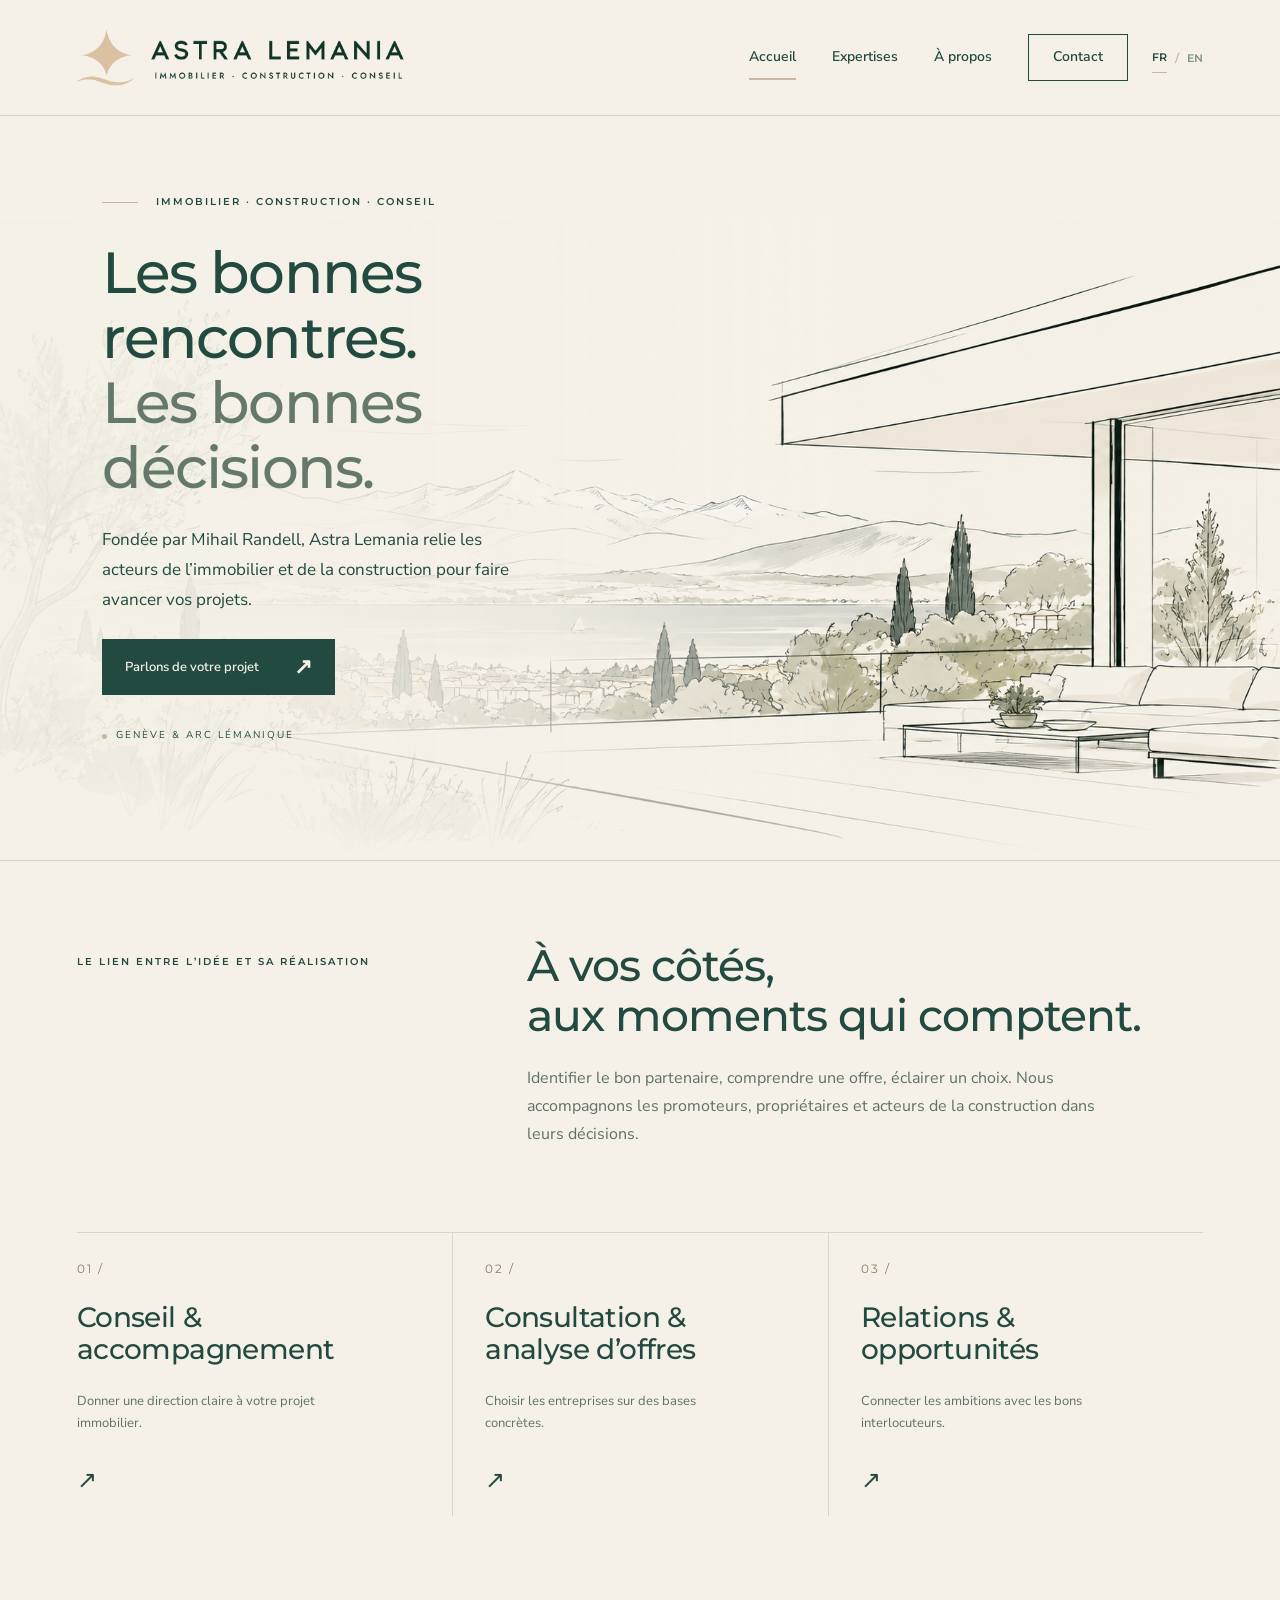
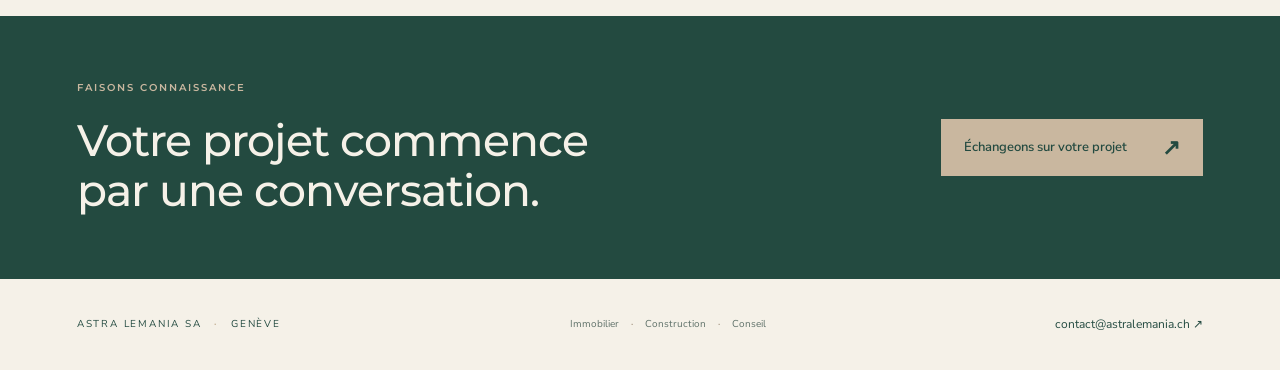
<file: index.html>
<!doctype html>
<!-- Полный файл: замените старый файл целиком. SEO настроено для astralemania.ch. -->
<!-- РЕДАКТИРОВАНИЕ: текст этой страницы меняется здесь; оформление — style.css.
     FR и EN — отдельные HTML: при изменениях обновляйте обе языковые версии. -->
<html lang="fr">
<head><meta charset="utf-8"><meta name="viewport" content="width=device-width, initial-scale=1"><link rel="stylesheet" href="assets/fonts.css"><link rel="stylesheet" href="style.css"><script src="site.js" defer></script>

<!-- SEO : titre et description propres à cette page / Название и описание страницы -->
<title>Astra Lemania SA — Conseil immobilier à Genève</title>
<meta name="description" content="Astra Lemania SA accompagne les acteurs de l’immobilier et de la construction à Genève : conseil, analyse d’offres et mise en relation.">
<!-- Canonical : URL principale de cette page, pas celle d’une autre langue -->
<link rel="canonical" href="https://astralemania.ch/">
<!-- Versions linguistiques : mêmes liens FR/EN sur les deux pages -->
<link rel="alternate" hreflang="fr" href="https://astralemania.ch/">
<link rel="alternate" hreflang="en" href="https://astralemania.ch/en-index.html">
<link rel="alternate" hreflang="x-default" href="https://astralemania.ch/">
<!-- Données structurées : entreprise, fondateur et page. Не меняют дизайн. -->
<script type="application/ld+json">
{
  "@context": "https://schema.org",
  "@graph": [
    {
      "@type": "Organization",
      "@id": "https://astralemania.ch/#organization",
      "name": "Astra Lemania",
      "legalName": "Astra Lemania SA",
      "url": "https://astralemania.ch/",
      "logo": "https://astralemania.ch/assets/astra-lemania-official-v2.png",
      "email": "contact@astralemania.ch",
      "founder": {
        "@id": "https://astralemania.ch/#mihail-randell"
      }
    },
    {
      "@type": "Person",
      "@id": "https://astralemania.ch/#mihail-randell",
      "name": "Mihail Randell",
      "url": "https://astralemania.ch/a-propos.html",
      "jobTitle": "Fondateur",
      "worksFor": {
        "@id": "https://astralemania.ch/#organization"
      }
    },
    {
      "@type": "WebSite",
      "@id": "https://astralemania.ch/#website",
      "url": "https://astralemania.ch/",
      "name": "Astra Lemania",
      "publisher": {
        "@id": "https://astralemania.ch/#organization"
      },
      "inLanguage": [
        "fr",
        "en"
      ]
    },
    {
      "@type": "WebPage",
      "@id": "https://astralemania.ch/#webpage",
      "url": "https://astralemania.ch/",
      "name": "Astra Lemania SA — Conseil immobilier à Genève",
      "description": "Astra Lemania SA accompagne les acteurs de l’immobilier et de la construction à Genève : conseil, analyse d’offres et mise en relation.",
      "inLanguage": "fr",
      "isPartOf": {
        "@id": "https://astralemania.ch/#website"
      },
      "about": {
        "@id": "https://astralemania.ch/#organization"
      }
    }
  ]
}
</script>

<!-- Иконка вкладки браузера -->
<link rel="icon" href="/favicon.ico?v=1" sizes="any">
<link rel="icon" type="image/png" sizes="48x48"
      href="/favicon-48x48.png?v=1">
<link rel="icon" type="image/png" sizes="192x192"
      href="/favicon-192x192.png?v=1">

<!-- Иконка при добавлении сайта на экран iPhone / iPad -->
<link rel="apple-touch-icon" sizes="180x180"
      href="/apple-touch-icon.png?v=1">
     
</head>
<body><a class="skip" href="#contenu">Aller au contenu</a>
<!-- ШАПКА: логотип, основное меню и FR / EN. Повторяется во всех HTML. -->
<header><a class="brand" href="index.html" aria-label="Astra Lemania — Accueil">
<!-- ИЗОБРАЖЕНИЕ: assets/astra-lemania-official-v2.png. Логотип в шапке всех 8 страниц. src в HTML, размер .brand-logo в style.css.
     При замене сохраняйте прозрачность PNG; width/height — реальные размеры файла. -->
<img class="brand-logo" src="assets/astra-lemania-official-v2.png" alt="Astra Lemania — Immobilier · Construction · Conseil" width="2048" height="349"></a>
<nav aria-label="Navigation principale"><a href="index.html" aria-current="page">Accueil</a><a href="expertises.html" >Expertises</a><a href="a-propos.html" >À propos</a><a href="contact.html" >Contact</a>
</nav>
<!-- ЯЗЫК: ссылки ведут на аналогичную страницу другого языка. -->
<div class="language-switch" aria-label="Langue"><a href="index.html" lang="fr" aria-current="true">FR</a><span aria-hidden="true">/</span><a href="en-index.html" lang="en" hreflang="en">EN</a></div>
</header>
<main id="contenu">
<!-- ПЕРВЫЙ ЭКРАН: заголовок, описание, кнопка и фоновая иллюстрация -->
<section class="hero hero-panorama"><div class="hero-copy"><span class="eyebrow line">IMMOBILIER · CONSTRUCTION · CONSEIL</span><h1>Les bonnes rencontres.<br><em>Les bonnes décisions.</em></h1><p>Fondée par Mihail Randell, Astra Lemania relie les acteurs de l’immobilier et de la construction pour faire avancer vos projets.</p><a class="button " href="contact.html">Parlons de votre projet<span aria-hidden="true"><span class="link-arrow" aria-hidden="true"><span class="native-arrow">↗</span><svg class="ios-arrow" viewBox="0 0 24 24" fill="none" aria-hidden="true" focusable="false"><path d="M5 19 19 5M5 5h14v14" stroke="currentColor" stroke-width="1.5" stroke-linecap="round" stroke-linejoin="round"/></svg></span></span></a><div class="territory"><span class="dot"></span> GENÈVE & ARC LÉMANIQUE</div></div>
<figure class="hero-art">
<!-- ИЗОБРАЖЕНИЕ: assets/terrasse-leman-original.png. Главная иллюстрация. index.html и en-index.html; .hero-art / .hero-panorama в style.css.
     При замене сохраняйте прозрачность PNG; width/height — реальные размеры файла. -->
<img src="assets/terrasse-leman-original.png" alt="Terrasse contemporaine face au lac Léman et aux montagnes, dessin architectural au trait" width="1774" height="887" fetchpriority="high">
</figure>
</section>
<!-- ВСТУПЛЕНИЕ: описание подхода компании -->
<section class="intro"><span class="eyebrow">LE LIEN ENTRE L’IDÉE ET SA RÉALISATION</span><div><h2>À vos côtés,<br>aux moments qui comptent.</h2><p>Identifier le bon partenaire, comprendre une offre, éclairer un choix. Nous accompagnons les promoteurs, propriétaires et acteurs de la construction dans leurs décisions.</p></div>
</section>
<!-- ТРИ НАПРАВЛЕНИЯ: ссылки на разделы экспертизы -->
<section class="services"><a href="expertises.html#conseil"><span class="number">01 /</span><h3>Conseil &<br>accompagnement</h3><p>Donner une direction claire à votre projet immobilier.</p><span class="arrow"><span class="link-arrow" aria-hidden="true"><span class="native-arrow">↗</span><svg class="ios-arrow" viewBox="0 0 24 24" fill="none" aria-hidden="true" focusable="false"><path d="M5 19 19 5M5 5h14v14" stroke="currentColor" stroke-width="1.5" stroke-linecap="round" stroke-linejoin="round"/></svg></span></span></a><a href="expertises.html#construction"><span class="number">02 /</span><h3>Consultation &<br>analyse d’offres</h3><p>Choisir les entreprises sur des bases concrètes.</p><span class="arrow"><span class="link-arrow" aria-hidden="true"><span class="native-arrow">↗</span><svg class="ios-arrow" viewBox="0 0 24 24" fill="none" aria-hidden="true" focusable="false"><path d="M5 19 19 5M5 5h14v14" stroke="currentColor" stroke-width="1.5" stroke-linecap="round" stroke-linejoin="round"/></svg></span></span></a><a href="expertises.html#opportunites"><span class="number">03 /</span><h3>Relations &<br>opportunités</h3><p>Connecter les ambitions avec les bons interlocuteurs.</p><span class="arrow"><span class="link-arrow" aria-hidden="true"><span class="native-arrow">↗</span><svg class="ios-arrow" viewBox="0 0 24 24" fill="none" aria-hidden="true" focusable="false"><path d="M5 19 19 5M5 5h14v14" stroke="currentColor" stroke-width="1.5" stroke-linecap="round" stroke-linejoin="round"/></svg></span></span></a>
</section>
<!-- ПРИЗЫВ К ДЕЙСТВИЮ: текст и контактная кнопка -->
<section class="cta"><div><span class="eyebrow">FAISONS CONNAISSANCE</span><h2>Votre projet commence<br>par une conversation.</h2></div><a class="button light" href="contact.html">Échangeons sur votre projet<span aria-hidden="true"><span class="link-arrow" aria-hidden="true"><span class="native-arrow">↗</span><svg class="ios-arrow" viewBox="0 0 24 24" fill="none" aria-hidden="true" focusable="false"><path d="M5 19 19 5M5 5h14v14" stroke="currentColor" stroke-width="1.5" stroke-linecap="round" stroke-linejoin="round"/></svg></span></span></a>
</section>
</main>
<!-- ПОДВАЛ: название, направления и email. Обновляйте на всех страницах. -->
<footer><span>ASTRA LEMANIA SA <b>·</b> GENÈVE</span><span class="footer-services"><span>Immobilier</span><span aria-hidden="true">·</span><span>Construction</span><span aria-hidden="true">·</span><span>Conseil</span></span><a href="mailto:contact@astralemania.ch">contact@astralemania.ch <span class="link-arrow" aria-hidden="true"><span class="native-arrow">↗</span><svg class="ios-arrow" viewBox="0 0 24 24" fill="none" aria-hidden="true" focusable="false"><path d="M5 19 19 5M5 5h14v14" stroke="currentColor" stroke-width="1.5" stroke-linecap="round" stroke-linejoin="round"/></svg></span></a>
</footer>
</body>
</html>
</file>
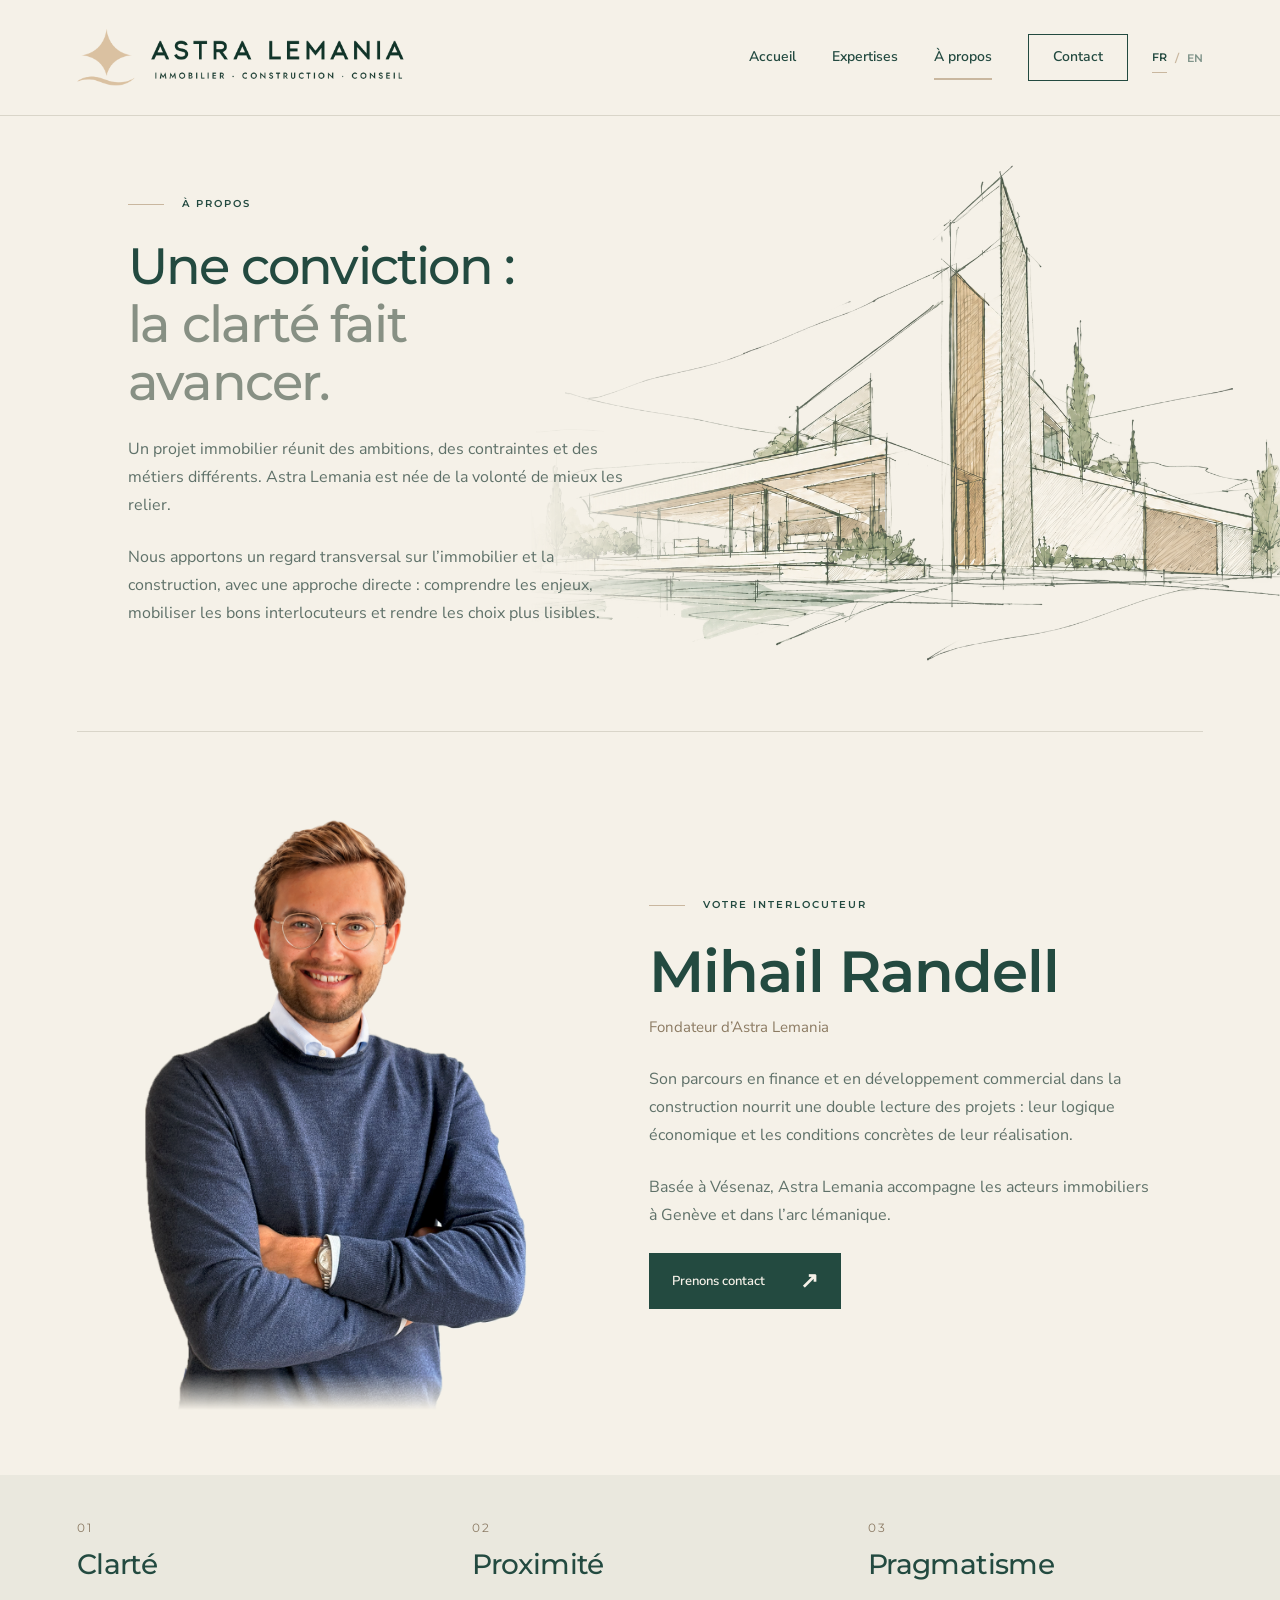
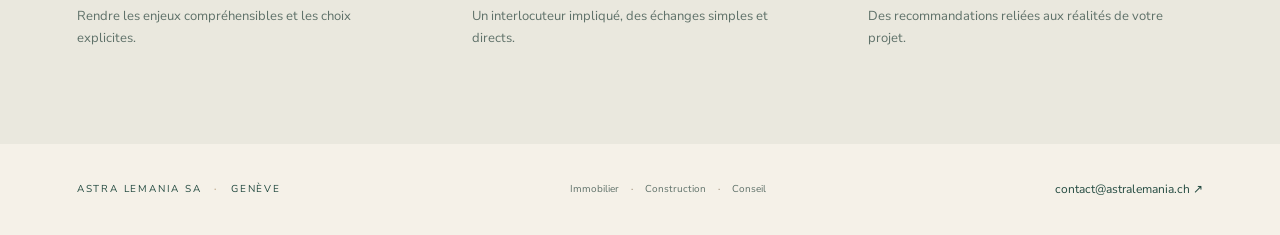
<file: a-propos.html>
<!doctype html>
<!-- Полный файл: замените старый файл целиком. SEO настроено для astralemania.ch. -->
<!-- РЕДАКТИРОВАНИЕ: текст этой страницы меняется здесь; оформление — style.css.
     FR и EN — отдельные HTML: при изменениях обновляйте обе языковые версии. -->
<html lang="fr">
<head><meta charset="utf-8"><meta name="viewport" content="width=device-width, initial-scale=1"><link rel="stylesheet" href="assets/fonts.css"><link rel="stylesheet" href="style.css"><script src="site.js" defer></script>

<!-- SEO : titre et description propres à cette page / Название и описание страницы -->
<title>Mihail Randell — Fondateur d’Astra Lemania</title>
<meta name="description" content="Découvrez Mihail Randell, fondateur d’Astra Lemania à Vésenaz : son parcours en finance et construction, et son approche du conseil immobilier à Genève.">
<!-- Canonical : URL principale de cette page, pas celle d’une autre langue -->
<link rel="canonical" href="https://astralemania.ch/a-propos.html">
<!-- Versions linguistiques : mêmes liens FR/EN sur les deux pages -->
<link rel="alternate" hreflang="fr" href="https://astralemania.ch/a-propos.html">
<link rel="alternate" hreflang="en" href="https://astralemania.ch/en-a-propos.html">
<link rel="alternate" hreflang="x-default" href="https://astralemania.ch/a-propos.html">
<!-- Données structurées : entreprise, fondateur et page. Не меняют дизайн. -->
<script type="application/ld+json">
{
  "@context": "https://schema.org",
  "@graph": [
    {
      "@type": "Organization",
      "@id": "https://astralemania.ch/#organization",
      "name": "Astra Lemania",
      "legalName": "Astra Lemania SA",
      "url": "https://astralemania.ch/",
      "logo": "https://astralemania.ch/assets/astra-lemania-official-v2.png",
      "email": "contact@astralemania.ch",
      "founder": {
        "@id": "https://astralemania.ch/#mihail-randell"
      }
    },
    {
      "@type": "Person",
      "@id": "https://astralemania.ch/#mihail-randell",
      "name": "Mihail Randell",
      "url": "https://astralemania.ch/a-propos.html",
      "jobTitle": "Fondateur",
      "worksFor": {
        "@id": "https://astralemania.ch/#organization"
      }
    },
    {
      "@type": "WebSite",
      "@id": "https://astralemania.ch/#website",
      "url": "https://astralemania.ch/",
      "name": "Astra Lemania",
      "publisher": {
        "@id": "https://astralemania.ch/#organization"
      },
      "inLanguage": [
        "fr",
        "en"
      ]
    },
    {
      "@type": "AboutPage",
      "@id": "https://astralemania.ch/a-propos.html#webpage",
      "url": "https://astralemania.ch/a-propos.html",
      "name": "Mihail Randell — Fondateur d’Astra Lemania",
      "description": "Découvrez Mihail Randell, fondateur d’Astra Lemania à Vésenaz : son parcours en finance et construction, et son approche du conseil immobilier à Genève.",
      "inLanguage": "fr",
      "isPartOf": {
        "@id": "https://astralemania.ch/#website"
      },
      "about": {
        "@id": "https://astralemania.ch/#mihail-randell"
      }
    }
  ]
}
</script>

<!-- Иконка вкладки браузера -->
<link rel="icon" href="/favicon.ico?v=1" sizes="any">
<link rel="icon" type="image/png" sizes="48x48"
      href="/favicon-48x48.png?v=1">
<link rel="icon" type="image/png" sizes="192x192"
      href="/favicon-192x192.png?v=1">

<!-- Иконка при добавлении сайта на экран iPhone / iPad -->
<link rel="apple-touch-icon" sizes="180x180"
      href="/apple-touch-icon.png?v=1">
     
</head>
<body><a class="skip" href="#contenu">Aller au contenu</a>
<!-- ШАПКА: логотип, основное меню и FR / EN. Повторяется во всех HTML. -->
<header><a class="brand" href="index.html" aria-label="Astra Lemania — Accueil">
<!-- ИЗОБРАЖЕНИЕ: assets/astra-lemania-official-v2.png. Логотип в шапке всех 8 страниц. src в HTML, размер .brand-logo в style.css.
     При замене сохраняйте прозрачность PNG; width/height — реальные размеры файла. -->
<img class="brand-logo" src="assets/astra-lemania-official-v2.png" alt="Astra Lemania — Immobilier · Construction · Conseil" width="2048" height="349"></a>
<nav aria-label="Navigation principale"><a href="index.html" >Accueil</a><a href="expertises.html" >Expertises</a><a href="a-propos.html" aria-current="page">À propos</a><a href="contact.html" >Contact</a>
</nav>
<!-- ЯЗЫК: ссылки ведут на аналогичную страницу другого языка. -->
<div class="language-switch" aria-label="Langue"><a href="a-propos.html" lang="fr" aria-current="true">FR</a><span aria-hidden="true">/</span><a href="en-a-propos.html" lang="en" hreflang="en">EN</a></div>
</header>
<main id="contenu">
<!-- О КОМПАНИИ: чертёж подключён через CSS, а не img -->
<section class="about-hero company-section"><div class="company-copy"><span class="eyebrow line">À PROPOS</span><h1>Une conviction :<br><em>la clarté fait<br>avancer.</em></h1><p>Un projet immobilier réunit des ambitions, des contraintes et des métiers différents. Astra Lemania est née de la volonté de mieux les relier.</p><p>Nous apportons un regard transversal sur l’immobilier et la construction, avec une approche directe : comprendre les enjeux, mobiliser les bons interlocuteurs et rendre les choix plus lisibles.</p></div>
</section>
<!-- ОСНОВАТЕЛЬ: портрет, биография, контактная кнопка -->
<section class="founder founder-profile">
<figure class="founder-portrait">
<!-- ИЗОБРАЖЕНИЕ: assets/mihail-randell-clean-edge.png. Текущий портрет без белой каймы. a-propos.html и en-a-propos.html; .founder-portrait в style.css.
     При замене сохраняйте прозрачность PNG; width/height — реальные размеры файла. -->
<img src="assets/mihail-randell-clean-edge.png" alt="Mihail Randell, fondateur d’Astra Lemania" width="1086" height="1448" fetchpriority="high">
</figure><div class="founder-copy"><span class="eyebrow line">VOTRE INTERLOCUTEUR</span><h2>Mihail Randell</h2><span class="founder-role">Fondateur d’Astra Lemania</span><p>Son parcours en finance et en développement commercial dans la construction nourrit une double lecture des projets : leur logique économique et les conditions concrètes de leur réalisation.</p><p>Basée à Vésenaz, Astra Lemania accompagne les acteurs immobiliers à Genève et dans l’arc lémanique.</p><a class="button " href="contact.html">Prenons contact<span aria-hidden="true"><span class="link-arrow" aria-hidden="true"><span class="native-arrow">↗</span><svg class="ios-arrow" viewBox="0 0 24 24" fill="none" aria-hidden="true" focusable="false"><path d="M5 19 19 5M5 5h14v14" stroke="currentColor" stroke-width="1.5" stroke-linecap="round" stroke-linejoin="round"/></svg></span></span></a></div>
</section>
<!-- ЦЕННОСТИ КОМПАНИИ -->
<section class="values"><div><span class="number">01</span><h3>Clarté</h3><p>Rendre les enjeux compréhensibles et les choix explicites.</p></div><div><span class="number">02</span><h3>Proximité</h3><p>Un interlocuteur impliqué, des échanges simples et directs.</p></div><div><span class="number">03</span><h3>Pragmatisme</h3><p>Des recommandations reliées aux réalités de votre projet.</p></div>
</section>
</main>
<!-- ПОДВАЛ: название, направления и email. Обновляйте на всех страницах. -->
<footer><span>ASTRA LEMANIA SA <b>·</b> GENÈVE</span><span class="footer-services"><span>Immobilier</span><span aria-hidden="true">·</span><span>Construction</span><span aria-hidden="true">·</span><span>Conseil</span></span><a href="mailto:contact@astralemania.ch">contact@astralemania.ch <span class="link-arrow" aria-hidden="true"><span class="native-arrow">↗</span><svg class="ios-arrow" viewBox="0 0 24 24" fill="none" aria-hidden="true" focusable="false"><path d="M5 19 19 5M5 5h14v14" stroke="currentColor" stroke-width="1.5" stroke-linecap="round" stroke-linejoin="round"/></svg></span></a>
</footer>
</body>
</html>
</file>
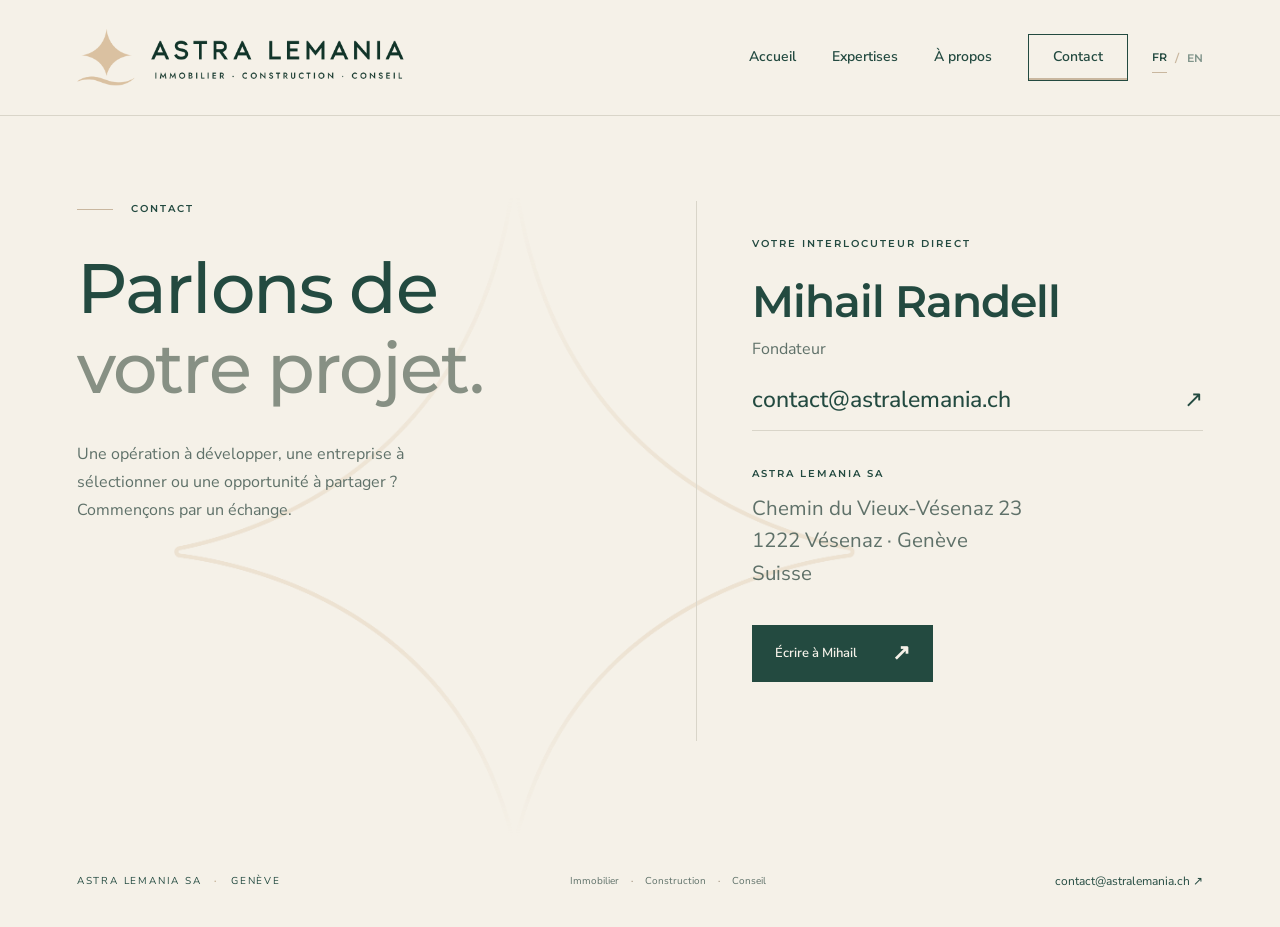
<file: contact.html>
<!doctype html>
<!-- Полный файл: замените старый файл целиком. SEO настроено для astralemania.ch. -->
<!-- РЕДАКТИРОВАНИЕ: текст этой страницы меняется здесь; оформление — style.css.
     FR и EN — отдельные HTML: при изменениях обновляйте обе языковые версии. -->
<html lang="fr">
<head><meta charset="utf-8"><meta name="viewport" content="width=device-width, initial-scale=1"><link rel="stylesheet" href="assets/fonts.css"><link rel="stylesheet" href="style.css"><script src="site.js" defer></script>

<!-- SEO : titre et description propres à cette page / Название и описание страницы -->
<title>Contacter Mihail Randell — Astra Lemania SA</title>
<meta name="description" content="Contactez Mihail Randell, fondateur d’Astra Lemania SA à Vésenaz, pour échanger sur votre projet immobilier à Genève et dans l’arc lémanique.">
<!-- Canonical : URL principale de cette page, pas celle d’une autre langue -->
<link rel="canonical" href="https://astralemania.ch/contact.html">
<!-- Versions linguistiques : mêmes liens FR/EN sur les deux pages -->
<link rel="alternate" hreflang="fr" href="https://astralemania.ch/contact.html">
<link rel="alternate" hreflang="en" href="https://astralemania.ch/en-contact.html">
<link rel="alternate" hreflang="x-default" href="https://astralemania.ch/contact.html">
<!-- Données structurées : entreprise, fondateur et page. Не меняют дизайн. -->
<script type="application/ld+json">
{
  "@context": "https://schema.org",
  "@graph": [
    {
      "@type": "Organization",
      "@id": "https://astralemania.ch/#organization",
      "name": "Astra Lemania",
      "legalName": "Astra Lemania SA",
      "url": "https://astralemania.ch/",
      "logo": "https://astralemania.ch/assets/astra-lemania-official-v2.png",
      "email": "contact@astralemania.ch",
      "founder": {
        "@id": "https://astralemania.ch/#mihail-randell"
      }
    },
    {
      "@type": "Person",
      "@id": "https://astralemania.ch/#mihail-randell",
      "name": "Mihail Randell",
      "url": "https://astralemania.ch/a-propos.html",
      "jobTitle": "Fondateur",
      "worksFor": {
        "@id": "https://astralemania.ch/#organization"
      }
    },
    {
      "@type": "WebSite",
      "@id": "https://astralemania.ch/#website",
      "url": "https://astralemania.ch/",
      "name": "Astra Lemania",
      "publisher": {
        "@id": "https://astralemania.ch/#organization"
      },
      "inLanguage": [
        "fr",
        "en"
      ]
    },
    {
      "@type": "ContactPage",
      "@id": "https://astralemania.ch/contact.html#webpage",
      "url": "https://astralemania.ch/contact.html",
      "name": "Contacter Mihail Randell — Astra Lemania SA",
      "description": "Contactez Mihail Randell, fondateur d’Astra Lemania SA à Vésenaz, pour échanger sur votre projet immobilier à Genève et dans l’arc lémanique.",
      "inLanguage": "fr",
      "isPartOf": {
        "@id": "https://astralemania.ch/#website"
      },
      "about": {
        "@id": "https://astralemania.ch/#organization"
      }
    }
  ]
}
</script>

     <!-- Иконка вкладки браузера -->
<link rel="icon" href="/favicon.ico?v=1" sizes="any">
<link rel="icon" type="image/png" sizes="48x48"
      href="/favicon-48x48.png?v=1">
<link rel="icon" type="image/png" sizes="192x192"
      href="/favicon-192x192.png?v=1">

<!-- Иконка при добавлении сайта на экран iPhone / iPad -->
<link rel="apple-touch-icon" sizes="180x180"
      href="/apple-touch-icon.png?v=1">
     
</head>
<body><a class="skip" href="#contenu">Aller au contenu</a>
<!-- ШАПКА: логотип, основное меню и FR / EN. Повторяется во всех HTML. -->
<header><a class="brand" href="index.html" aria-label="Astra Lemania — Accueil">
<!-- ИЗОБРАЖЕНИЕ: assets/astra-lemania-official-v2.png. Логотип в шапке всех 8 страниц. src в HTML, размер .brand-logo в style.css.
     При замене сохраняйте прозрачность PNG; width/height — реальные размеры файла. -->
<img class="brand-logo" src="assets/astra-lemania-official-v2.png" alt="Astra Lemania — Immobilier · Construction · Conseil" width="2048" height="349"></a>
<nav aria-label="Navigation principale"><a href="index.html" >Accueil</a><a href="expertises.html" >Expertises</a><a href="a-propos.html" >À propos</a><a href="contact.html" aria-current="page">Contact</a>
</nav>
<!-- ЯЗЫК: ссылки ведут на аналогичную страницу другого языка. -->
<div class="language-switch" aria-label="Langue"><a href="contact.html" lang="fr" aria-current="true">FR</a><span aria-hidden="true">/</span><a href="en-contact.html" lang="en" hreflang="en">EN</a></div>
</header>
<main id="contenu">
<!-- КОНТАКТЫ: вводный текст, фоновый знак, email и адрес -->
<section class="contact"><div><span class="eyebrow line">CONTACT</span><h1>Parlons de<br><em>votre projet.</em></h1><p>Une opération à développer, une entreprise à sélectionner ou une opportunité à partager ?<br>Commençons par un échange.</p><div class="contact-star" aria-hidden="true">
<!-- ИЗОБРАЖЕНИЕ: assets/astra-emblem-official.png. Фоновый знак Contact. contact.html и en-contact.html; положение и fade: .contact-star в style.css.
     При замене сохраняйте прозрачность PNG; width/height — реальные размеры файла. -->
<img src="assets/astra-emblem-official.png" alt="" width="1839" height="1777"></div></div><div class="contact-info"><span class="eyebrow">VOTRE INTERLOCUTEUR DIRECT</span><h2>Mihail Randell</h2><p class="role">Fondateur</p><a class="contact-link" href="mailto:contact@astralemania.ch">contact@astralemania.ch <span><span class="link-arrow" aria-hidden="true"><span class="native-arrow">↗</span><svg class="ios-arrow" viewBox="0 0 24 24" fill="none" aria-hidden="true" focusable="false"><path d="M5 19 19 5M5 5h14v14" stroke="currentColor" stroke-width="1.5" stroke-linecap="round" stroke-linejoin="round"/></svg></span></span></a><div class="address"><span class="eyebrow">ASTRA LEMANIA SA</span><p>Chemin du Vieux-Vésenaz 23<br>1222 Vésenaz · Genève<br>Suisse</p></div><a class="button " href="mailto:contact@astralemania.ch">Écrire à Mihail<span aria-hidden="true"><span class="link-arrow" aria-hidden="true"><span class="native-arrow">↗</span><svg class="ios-arrow" viewBox="0 0 24 24" fill="none" aria-hidden="true" focusable="false"><path d="M5 19 19 5M5 5h14v14" stroke="currentColor" stroke-width="1.5" stroke-linecap="round" stroke-linejoin="round"/></svg></span></span></a></div>
</section>
</main>
<!-- ПОДВАЛ: название, направления и email. Обновляйте на всех страницах. -->
<footer><span>ASTRA LEMANIA SA <b>·</b> GENÈVE</span><span class="footer-services"><span>Immobilier</span><span aria-hidden="true">·</span><span>Construction</span><span aria-hidden="true">·</span><span>Conseil</span></span><a href="mailto:contact@astralemania.ch">contact@astralemania.ch <span class="link-arrow" aria-hidden="true"><span class="native-arrow">↗</span><svg class="ios-arrow" viewBox="0 0 24 24" fill="none" aria-hidden="true" focusable="false"><path d="M5 19 19 5M5 5h14v14" stroke="currentColor" stroke-width="1.5" stroke-linecap="round" stroke-linejoin="round"/></svg></span></a>
</footer>
</body>
</html>
</file>
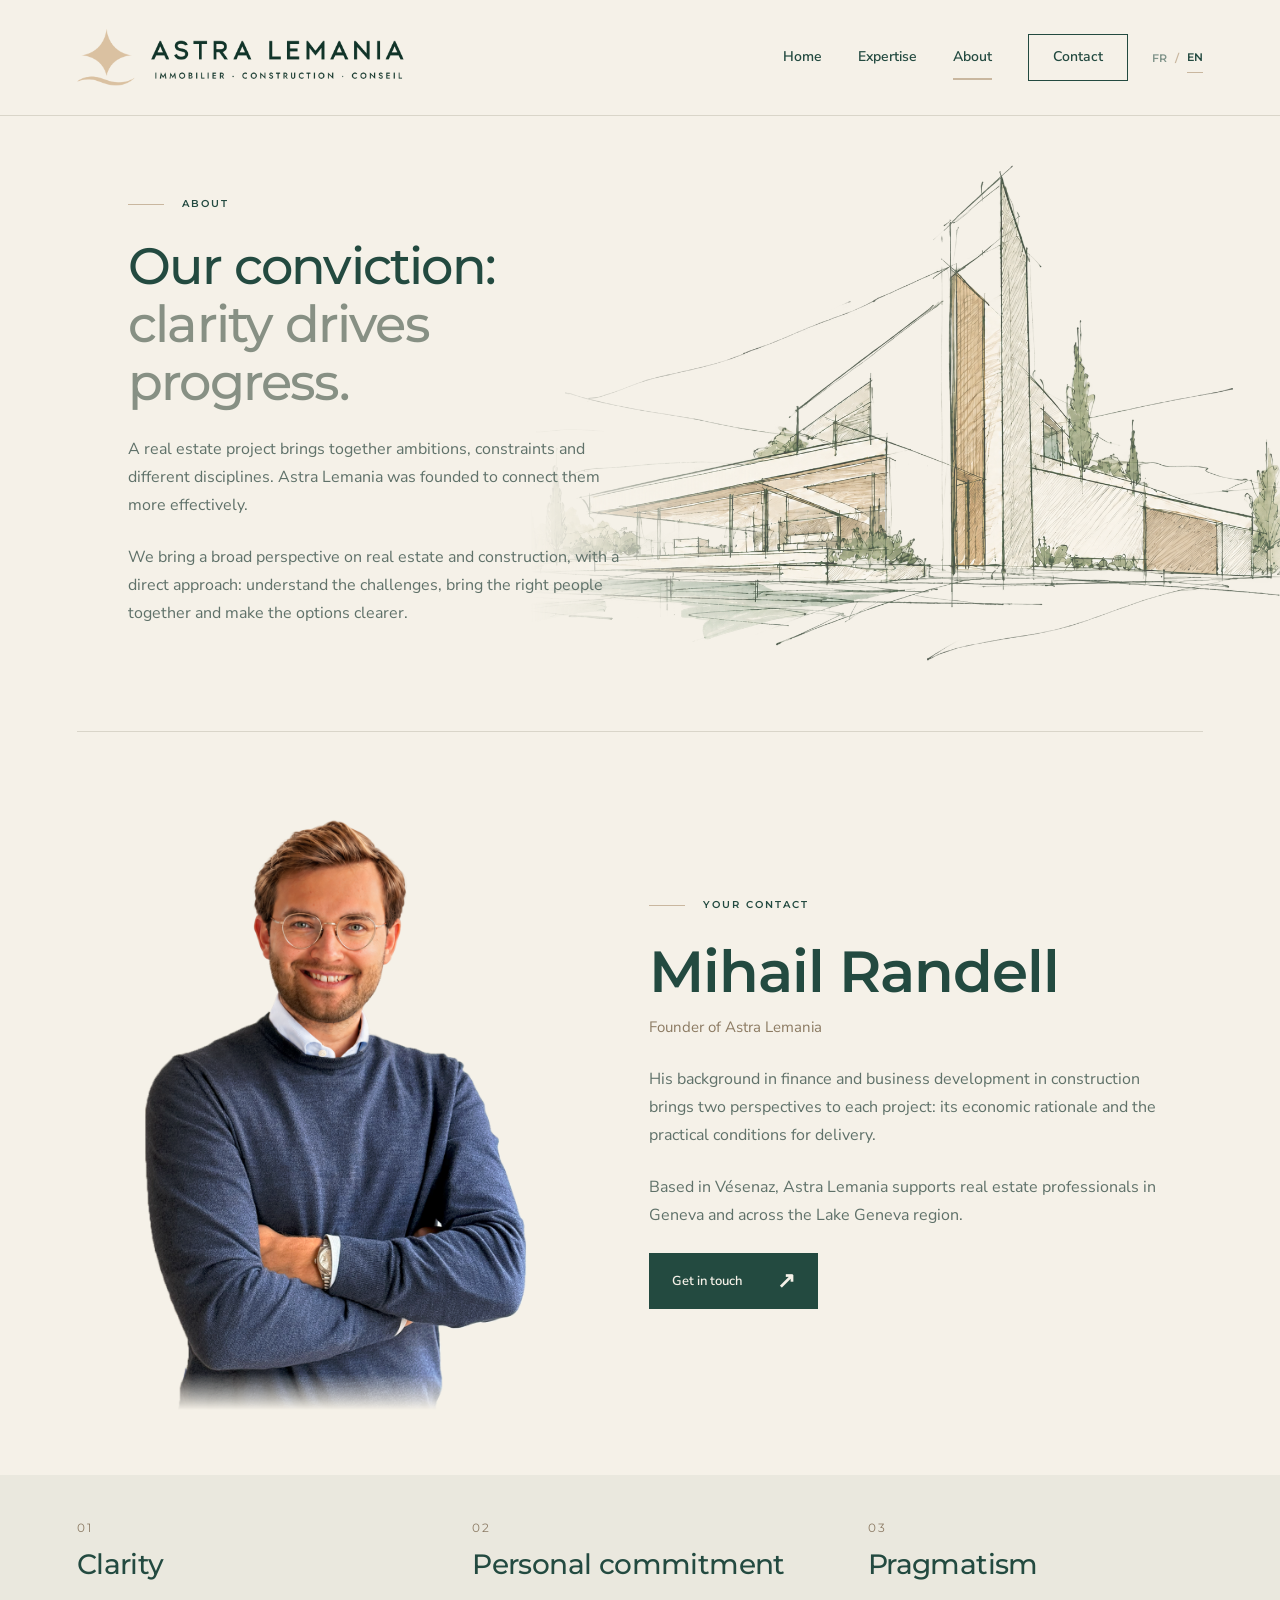
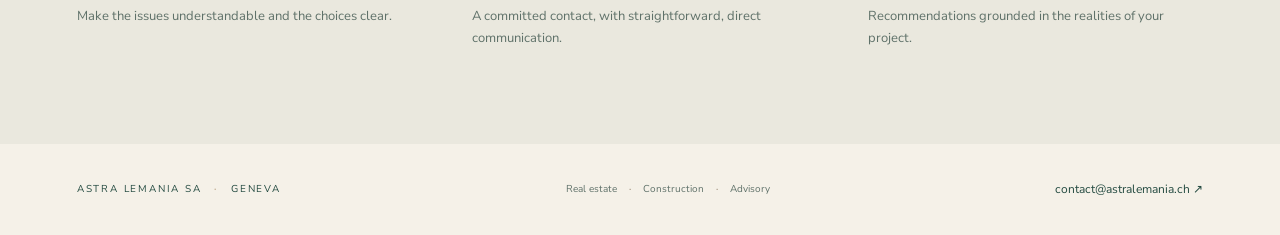
<file: en-a-propos.html>
<!doctype html>
<!-- Полный файл: замените старый файл целиком. SEO настроено для astralemania.ch. -->
<!-- РЕДАКТИРОВАНИЕ: текст этой страницы меняется здесь; оформление — style.css.
     FR и EN — отдельные HTML: при изменениях обновляйте обе языковые версии. -->
<html lang="en">
<head><meta charset="utf-8"><meta name="viewport" content="width=device-width, initial-scale=1"><link rel="stylesheet" href="assets/fonts.css"><link rel="stylesheet" href="style.css"><script src="site.js" defer></script>

<!-- SEO : titre et description propres à cette page / Название и описание страницы -->
<title>Mihail Randell — Founder of Astra Lemania</title>
<meta name="description" content="Meet Mihail Randell, founder of Astra Lemania in Vésenaz. Discover his finance and construction background and approach to real estate advisory in Geneva.">
<!-- Canonical : URL principale de cette page, pas celle d’une autre langue -->
<link rel="canonical" href="https://astralemania.ch/en-a-propos.html">
<!-- Versions linguistiques : mêmes liens FR/EN sur les deux pages -->
<link rel="alternate" hreflang="fr" href="https://astralemania.ch/a-propos.html">
<link rel="alternate" hreflang="en" href="https://astralemania.ch/en-a-propos.html">
<link rel="alternate" hreflang="x-default" href="https://astralemania.ch/a-propos.html">
<!-- Données structurées : entreprise, fondateur et page. Не меняют дизайн. -->
<script type="application/ld+json">
{
  "@context": "https://schema.org",
  "@graph": [
    {
      "@type": "Organization",
      "@id": "https://astralemania.ch/#organization",
      "name": "Astra Lemania",
      "legalName": "Astra Lemania SA",
      "url": "https://astralemania.ch/",
      "logo": "https://astralemania.ch/assets/astra-lemania-official-v2.png",
      "email": "contact@astralemania.ch",
      "founder": {
        "@id": "https://astralemania.ch/#mihail-randell"
      }
    },
    {
      "@type": "Person",
      "@id": "https://astralemania.ch/#mihail-randell",
      "name": "Mihail Randell",
      "url": "https://astralemania.ch/a-propos.html",
      "jobTitle": "Founder",
      "worksFor": {
        "@id": "https://astralemania.ch/#organization"
      }
    },
    {
      "@type": "WebSite",
      "@id": "https://astralemania.ch/#website",
      "url": "https://astralemania.ch/",
      "name": "Astra Lemania",
      "publisher": {
        "@id": "https://astralemania.ch/#organization"
      },
      "inLanguage": [
        "fr",
        "en"
      ]
    },
    {
      "@type": "AboutPage",
      "@id": "https://astralemania.ch/en-a-propos.html#webpage",
      "url": "https://astralemania.ch/en-a-propos.html",
      "name": "Mihail Randell — Founder of Astra Lemania",
      "description": "Meet Mihail Randell, founder of Astra Lemania in Vésenaz. Discover his finance and construction background and approach to real estate advisory in Geneva.",
      "inLanguage": "en",
      "isPartOf": {
        "@id": "https://astralemania.ch/#website"
      },
      "about": {
        "@id": "https://astralemania.ch/#mihail-randell"
      }
    }
  ]
}
</script>

<!-- Иконка вкладки браузера -->
<link rel="icon" href="/favicon.ico?v=1" sizes="any">
<link rel="icon" type="image/png" sizes="48x48"
      href="/favicon-48x48.png?v=1">
<link rel="icon" type="image/png" sizes="192x192"
      href="/favicon-192x192.png?v=1">

<!-- Иконка при добавлении сайта на экран iPhone / iPad -->
<link rel="apple-touch-icon" sizes="180x180"
      href="/apple-touch-icon.png?v=1">
     
</head>
<body><a class="skip" href="#contenu">Skip to content</a>
<!-- ШАПКА: логотип, основное меню и FR / EN. Повторяется во всех HTML. -->
<header><a class="brand" href="en-index.html" aria-label="Astra Lemania — Home">
<!-- ИЗОБРАЖЕНИЕ: assets/astra-lemania-official-v2.png. Логотип в шапке всех 8 страниц. src в HTML, размер .brand-logo в style.css.
     При замене сохраняйте прозрачность PNG; width/height — реальные размеры файла. -->
<img class="brand-logo" src="assets/astra-lemania-official-v2.png" alt="Astra Lemania — Immobilier · Construction · Conseil" width="2048" height="349"></a>
<nav aria-label="Main navigation"><a href="en-index.html" >Home</a><a href="en-expertises.html" >Expertise</a><a href="en-a-propos.html" aria-current="page">About</a><a href="en-contact.html" >Contact</a>
</nav>
<!-- ЯЗЫК: ссылки ведут на аналогичную страницу другого языка. -->
<div class="language-switch" aria-label="Language"><a href="a-propos.html" lang="fr" hreflang="fr">FR</a><span aria-hidden="true">/</span><a href="en-a-propos.html" lang="en" aria-current="true">EN</a></div>
</header>
<main id="contenu">
<!-- О КОМПАНИИ: чертёж подключён через CSS, а не img -->
<section class="about-hero company-section"><div class="company-copy"><span class="eyebrow line">ABOUT</span><h1>Our conviction:<br><em>clarity drives<br>progress.</em></h1><p>A real estate project brings together ambitions, constraints and different disciplines. Astra Lemania was founded to connect them more effectively.</p><p>We bring a broad perspective on real estate and construction, with a direct approach: understand the challenges, bring the right people together and make the options clearer.</p></div>
</section>
<!-- ОСНОВАТЕЛЬ: портрет, биография, контактная кнопка -->
<section class="founder founder-profile">
<figure class="founder-portrait">
<!-- ИЗОБРАЖЕНИЕ: assets/mihail-randell-clean-edge.png. Текущий портрет без белой каймы. a-propos.html и en-a-propos.html; .founder-portrait в style.css.
     При замене сохраняйте прозрачность PNG; width/height — реальные размеры файла. -->
<img src="assets/mihail-randell-clean-edge.png" alt="Mihail Randell, founder of Astra Lemania" width="1086" height="1448" fetchpriority="high">
</figure><div class="founder-copy"><span class="eyebrow line">YOUR CONTACT</span><h2>Mihail Randell</h2><span class="founder-role">Founder of Astra Lemania</span><p>His background in finance and business development in construction brings two perspectives to each project: its economic rationale and the practical conditions for delivery.</p><p>Based in Vésenaz, Astra Lemania supports real estate professionals in Geneva and across the Lake Geneva region.</p><a class="button " href="en-contact.html">Get in touch<span aria-hidden="true"><span class="link-arrow" aria-hidden="true"><span class="native-arrow">↗</span><svg class="ios-arrow" viewBox="0 0 24 24" fill="none" aria-hidden="true" focusable="false"><path d="M5 19 19 5M5 5h14v14" stroke="currentColor" stroke-width="1.5" stroke-linecap="round" stroke-linejoin="round"/></svg></span></span></a></div>
</section>
<!-- ЦЕННОСТИ КОМПАНИИ -->
<section class="values"><div><span class="number">01</span><h3>Clarity</h3><p>Make the issues understandable and the choices clear.</p></div><div><span class="number">02</span><h3>Personal commitment</h3><p>A committed contact, with straightforward, direct communication.</p></div><div><span class="number">03</span><h3>Pragmatism</h3><p>Recommendations grounded in the realities of your project.</p></div>
</section>
</main>
<!-- ПОДВАЛ: название, направления и email. Обновляйте на всех страницах. -->
<footer><span>ASTRA LEMANIA SA <b>·</b> GENEVA</span><span class="footer-services"><span>Real estate</span><span aria-hidden="true">·</span><span>Construction</span><span aria-hidden="true">·</span><span>Advisory</span></span><a href="mailto:contact@astralemania.ch">contact@astralemania.ch <span class="link-arrow" aria-hidden="true"><span class="native-arrow">↗</span><svg class="ios-arrow" viewBox="0 0 24 24" fill="none" aria-hidden="true" focusable="false"><path d="M5 19 19 5M5 5h14v14" stroke="currentColor" stroke-width="1.5" stroke-linecap="round" stroke-linejoin="round"/></svg></span></a>
</footer>
</body>
</html>
</file>
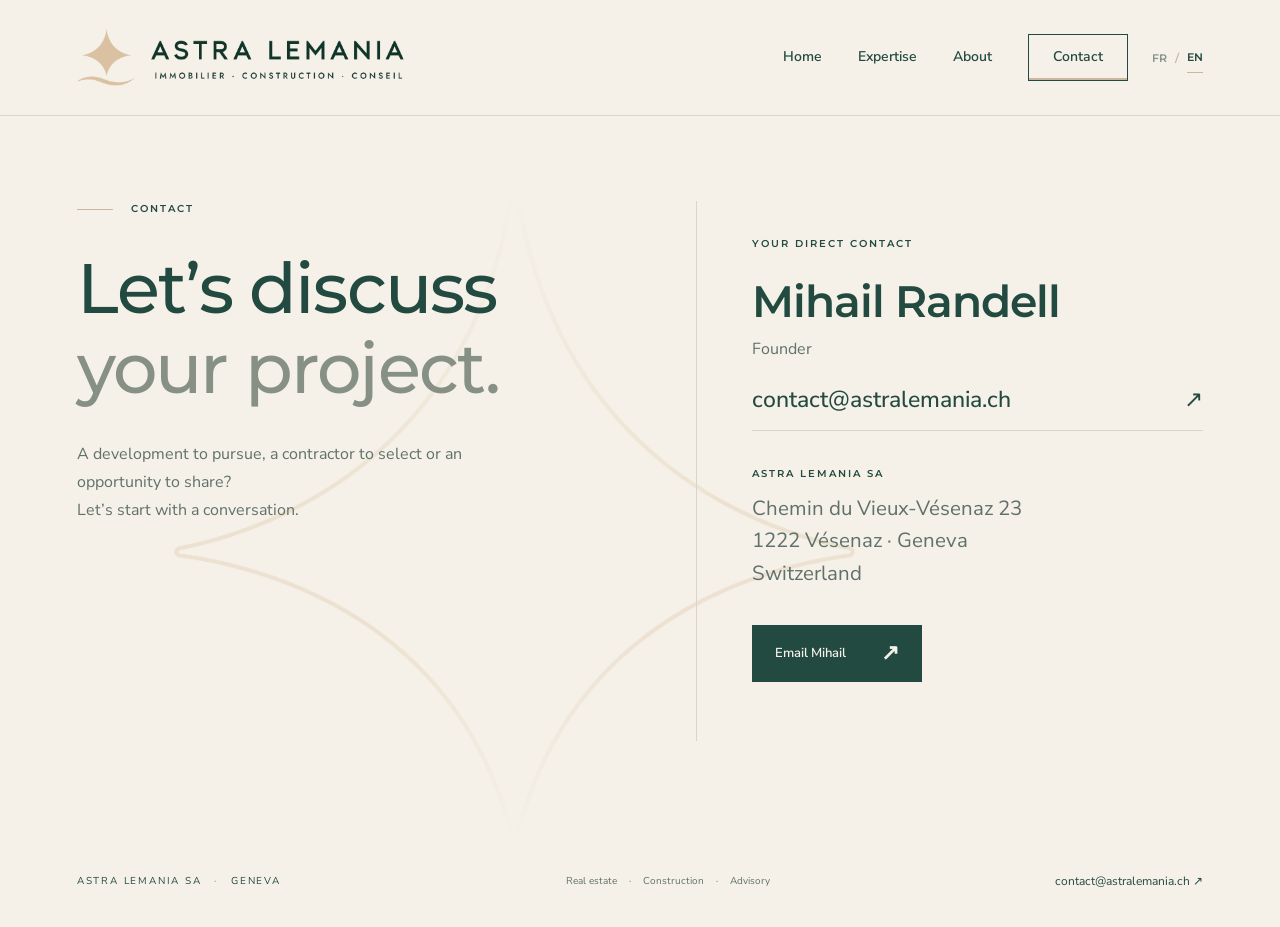
<file: en-contact.html>
<!doctype html>
<!-- Полный файл: замените старый файл целиком. SEO настроено для astralemania.ch. -->
<!-- РЕДАКТИРОВАНИЕ: текст этой страницы меняется здесь; оформление — style.css.
     FR и EN — отдельные HTML: при изменениях обновляйте обе языковые версии. -->
<html lang="en">
<head><meta charset="utf-8"><meta name="viewport" content="width=device-width, initial-scale=1"><link rel="stylesheet" href="assets/fonts.css"><link rel="stylesheet" href="style.css"><script src="site.js" defer></script>

<!-- SEO : titre et description propres à cette page / Название и описание страницы -->
<title>Contact Mihail Randell — Astra Lemania SA</title>
<meta name="description" content="Contact Mihail Randell, founder of Astra Lemania SA in Vésenaz, to discuss your real estate project in Geneva and the Lake Geneva region.">
<!-- Canonical : URL principale de cette page, pas celle d’une autre langue -->
<link rel="canonical" href="https://astralemania.ch/en-contact.html">
<!-- Versions linguistiques : mêmes liens FR/EN sur les deux pages -->
<link rel="alternate" hreflang="fr" href="https://astralemania.ch/contact.html">
<link rel="alternate" hreflang="en" href="https://astralemania.ch/en-contact.html">
<link rel="alternate" hreflang="x-default" href="https://astralemania.ch/contact.html">
<!-- Données structurées : entreprise, fondateur et page. Не меняют дизайн. -->
<script type="application/ld+json">
{
  "@context": "https://schema.org",
  "@graph": [
    {
      "@type": "Organization",
      "@id": "https://astralemania.ch/#organization",
      "name": "Astra Lemania",
      "legalName": "Astra Lemania SA",
      "url": "https://astralemania.ch/",
      "logo": "https://astralemania.ch/assets/astra-lemania-official-v2.png",
      "email": "contact@astralemania.ch",
      "founder": {
        "@id": "https://astralemania.ch/#mihail-randell"
      }
    },
    {
      "@type": "Person",
      "@id": "https://astralemania.ch/#mihail-randell",
      "name": "Mihail Randell",
      "url": "https://astralemania.ch/a-propos.html",
      "jobTitle": "Founder",
      "worksFor": {
        "@id": "https://astralemania.ch/#organization"
      }
    },
    {
      "@type": "WebSite",
      "@id": "https://astralemania.ch/#website",
      "url": "https://astralemania.ch/",
      "name": "Astra Lemania",
      "publisher": {
        "@id": "https://astralemania.ch/#organization"
      },
      "inLanguage": [
        "fr",
        "en"
      ]
    },
    {
      "@type": "ContactPage",
      "@id": "https://astralemania.ch/en-contact.html#webpage",
      "url": "https://astralemania.ch/en-contact.html",
      "name": "Contact Mihail Randell — Astra Lemania SA",
      "description": "Contact Mihail Randell, founder of Astra Lemania SA in Vésenaz, to discuss your real estate project in Geneva and the Lake Geneva region.",
      "inLanguage": "en",
      "isPartOf": {
        "@id": "https://astralemania.ch/#website"
      },
      "about": {
        "@id": "https://astralemania.ch/#organization"
      }
    }
  ]
}
</script>

<!-- Иконка вкладки браузера -->
<link rel="icon" href="/favicon.ico?v=1" sizes="any">
<link rel="icon" type="image/png" sizes="48x48"
      href="/favicon-48x48.png?v=1">
<link rel="icon" type="image/png" sizes="192x192"
      href="/favicon-192x192.png?v=1">

<!-- Иконка при добавлении сайта на экран iPhone / iPad -->
<link rel="apple-touch-icon" sizes="180x180"
      href="/apple-touch-icon.png?v=1">
     
</head>
<body><a class="skip" href="#contenu">Skip to content</a>
<!-- ШАПКА: логотип, основное меню и FR / EN. Повторяется во всех HTML. -->
<header><a class="brand" href="en-index.html" aria-label="Astra Lemania — Home">
<!-- ИЗОБРАЖЕНИЕ: assets/astra-lemania-official-v2.png. Логотип в шапке всех 8 страниц. src в HTML, размер .brand-logo в style.css.
     При замене сохраняйте прозрачность PNG; width/height — реальные размеры файла. -->
<img class="brand-logo" src="assets/astra-lemania-official-v2.png" alt="Astra Lemania — Immobilier · Construction · Conseil" width="2048" height="349"></a>
<nav aria-label="Main navigation"><a href="en-index.html" >Home</a><a href="en-expertises.html" >Expertise</a><a href="en-a-propos.html" >About</a><a href="en-contact.html" aria-current="page">Contact</a>
</nav>
<!-- ЯЗЫК: ссылки ведут на аналогичную страницу другого языка. -->
<div class="language-switch" aria-label="Language"><a href="contact.html" lang="fr" hreflang="fr">FR</a><span aria-hidden="true">/</span><a href="en-contact.html" lang="en" aria-current="true">EN</a></div>
</header>
<main id="contenu">
<!-- КОНТАКТЫ: вводный текст, фоновый знак, email и адрес -->
<section class="contact"><div><span class="eyebrow line">CONTACT</span><h1>Let’s discuss<br><em>your project.</em></h1><p>A development to pursue, a contractor to select or an opportunity to share?<br>Let’s start with a conversation.</p><div class="contact-star" aria-hidden="true">
<!-- ИЗОБРАЖЕНИЕ: assets/astra-emblem-official.png. Фоновый знак Contact. contact.html и en-contact.html; положение и fade: .contact-star в style.css.
     При замене сохраняйте прозрачность PNG; width/height — реальные размеры файла. -->
<img src="assets/astra-emblem-official.png" alt="" width="1839" height="1777"></div></div><div class="contact-info"><span class="eyebrow">YOUR DIRECT CONTACT</span><h2>Mihail Randell</h2><p class="role">Founder</p><a class="contact-link" href="mailto:contact@astralemania.ch">contact@astralemania.ch <span><span class="link-arrow" aria-hidden="true"><span class="native-arrow">↗</span><svg class="ios-arrow" viewBox="0 0 24 24" fill="none" aria-hidden="true" focusable="false"><path d="M5 19 19 5M5 5h14v14" stroke="currentColor" stroke-width="1.5" stroke-linecap="round" stroke-linejoin="round"/></svg></span></span></a><div class="address"><span class="eyebrow">ASTRA LEMANIA SA</span><p>Chemin du Vieux-Vésenaz 23<br>1222 Vésenaz · Geneva<br>Switzerland</p></div><a class="button " href="mailto:contact@astralemania.ch">Email Mihail<span aria-hidden="true"><span class="link-arrow" aria-hidden="true"><span class="native-arrow">↗</span><svg class="ios-arrow" viewBox="0 0 24 24" fill="none" aria-hidden="true" focusable="false"><path d="M5 19 19 5M5 5h14v14" stroke="currentColor" stroke-width="1.5" stroke-linecap="round" stroke-linejoin="round"/></svg></span></span></a></div>
</section>
</main>
<!-- ПОДВАЛ: название, направления и email. Обновляйте на всех страницах. -->
<footer><span>ASTRA LEMANIA SA <b>·</b> GENEVA</span><span class="footer-services"><span>Real estate</span><span aria-hidden="true">·</span><span>Construction</span><span aria-hidden="true">·</span><span>Advisory</span></span><a href="mailto:contact@astralemania.ch">contact@astralemania.ch <span class="link-arrow" aria-hidden="true"><span class="native-arrow">↗</span><svg class="ios-arrow" viewBox="0 0 24 24" fill="none" aria-hidden="true" focusable="false"><path d="M5 19 19 5M5 5h14v14" stroke="currentColor" stroke-width="1.5" stroke-linecap="round" stroke-linejoin="round"/></svg></span></a>
</footer>
</body>
</html>
</file>
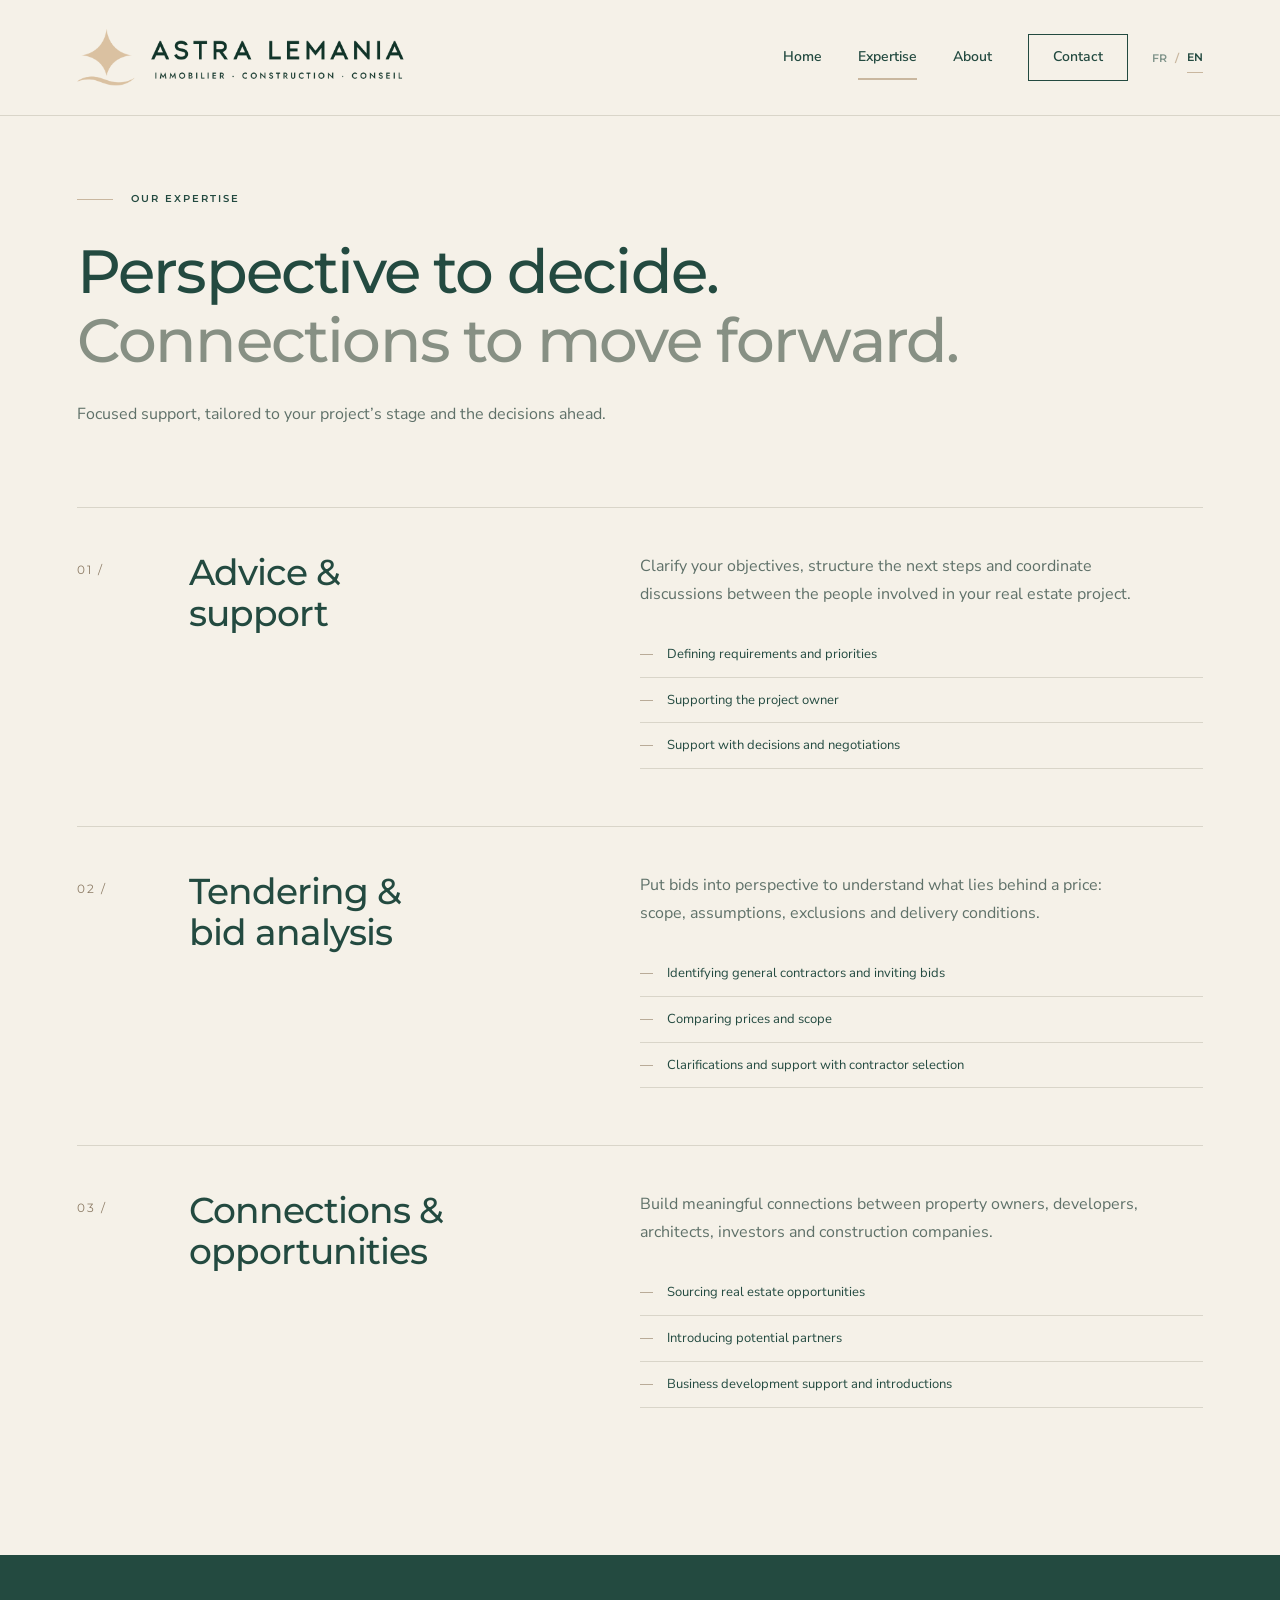
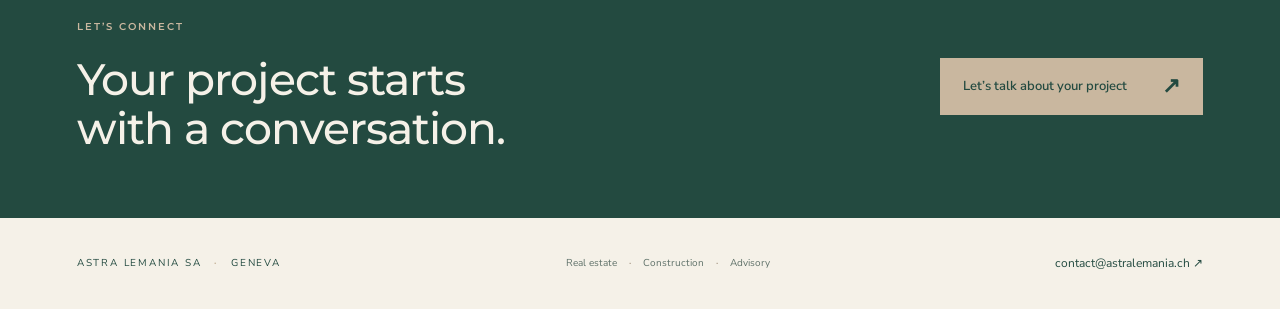
<file: en-expertises.html>
<!doctype html>
<!-- Полный файл: замените старый файл целиком. SEO настроено для astralemania.ch. -->
<!-- РЕДАКТИРОВАНИЕ: текст этой страницы меняется здесь; оформление — style.css.
     FR и EN — отдельные HTML: при изменениях обновляйте обе языковые версии. -->
<html lang="en">
<head><meta charset="utf-8"><meta name="viewport" content="width=device-width, initial-scale=1"><link rel="stylesheet" href="assets/fonts.css"><link rel="stylesheet" href="style.css"><script src="site.js" defer></script>

<!-- SEO : titre et description propres à cette page / Название и описание страницы -->
<title>Real Estate Advisory &amp; Tender Analysis — Astra Lemania</title>
<meta name="description" content="Explore Astra Lemania’s services in Geneva: real estate advisory, general contractor tendering, comparative bid analysis and business introductions.">
<!-- Canonical : URL principale de cette page, pas celle d’une autre langue -->
<link rel="canonical" href="https://astralemania.ch/en-expertises.html">
<!-- Versions linguistiques : mêmes liens FR/EN sur les deux pages -->
<link rel="alternate" hreflang="fr" href="https://astralemania.ch/expertises.html">
<link rel="alternate" hreflang="en" href="https://astralemania.ch/en-expertises.html">
<link rel="alternate" hreflang="x-default" href="https://astralemania.ch/expertises.html">
<!-- Données structurées : entreprise, fondateur et page. Не меняют дизайн. -->
<script type="application/ld+json">
{
  "@context": "https://schema.org",
  "@graph": [
    {
      "@type": "Organization",
      "@id": "https://astralemania.ch/#organization",
      "name": "Astra Lemania",
      "legalName": "Astra Lemania SA",
      "url": "https://astralemania.ch/",
      "logo": "https://astralemania.ch/assets/astra-lemania-official-v2.png",
      "email": "contact@astralemania.ch",
      "founder": {
        "@id": "https://astralemania.ch/#mihail-randell"
      }
    },
    {
      "@type": "Person",
      "@id": "https://astralemania.ch/#mihail-randell",
      "name": "Mihail Randell",
      "url": "https://astralemania.ch/a-propos.html",
      "jobTitle": "Founder",
      "worksFor": {
        "@id": "https://astralemania.ch/#organization"
      }
    },
    {
      "@type": "WebSite",
      "@id": "https://astralemania.ch/#website",
      "url": "https://astralemania.ch/",
      "name": "Astra Lemania",
      "publisher": {
        "@id": "https://astralemania.ch/#organization"
      },
      "inLanguage": [
        "fr",
        "en"
      ]
    },
    {
      "@type": "WebPage",
      "@id": "https://astralemania.ch/en-expertises.html#webpage",
      "url": "https://astralemania.ch/en-expertises.html",
      "name": "Real Estate Advisory & Tender Analysis — Astra Lemania",
      "description": "Explore Astra Lemania’s services in Geneva: real estate advisory, general contractor tendering, comparative bid analysis and business introductions.",
      "inLanguage": "en",
      "isPartOf": {
        "@id": "https://astralemania.ch/#website"
      },
      "about": {
        "@id": "https://astralemania.ch/#organization"
      }
    }
  ]
}
</script>

<!-- Иконка вкладки браузера -->
<link rel="icon" href="/favicon.ico?v=1" sizes="any">
<link rel="icon" type="image/png" sizes="48x48"
      href="/favicon-48x48.png?v=1">
<link rel="icon" type="image/png" sizes="192x192"
      href="/favicon-192x192.png?v=1">

<!-- Иконка при добавлении сайта на экран iPhone / iPad -->
<link rel="apple-touch-icon" sizes="180x180"
      href="/apple-touch-icon.png?v=1">
     
</head>
<body><a class="skip" href="#contenu">Skip to content</a>
<!-- ШАПКА: логотип, основное меню и FR / EN. Повторяется во всех HTML. -->
<header><a class="brand" href="en-index.html" aria-label="Astra Lemania — Home">
<!-- ИЗОБРАЖЕНИЕ: assets/astra-lemania-official-v2.png. Логотип в шапке всех 8 страниц. src в HTML, размер .brand-logo в style.css.
     При замене сохраняйте прозрачность PNG; width/height — реальные размеры файла. -->
<img class="brand-logo" src="assets/astra-lemania-official-v2.png" alt="Astra Lemania — Immobilier · Construction · Conseil" width="2048" height="349"></a>
<nav aria-label="Main navigation"><a href="en-index.html" >Home</a><a href="en-expertises.html" aria-current="page">Expertise</a><a href="en-a-propos.html" >About</a><a href="en-contact.html" >Contact</a>
</nav>
<!-- ЯЗЫК: ссылки ведут на аналогичную страницу другого языка. -->
<div class="language-switch" aria-label="Language"><a href="expertises.html" lang="fr" hreflang="fr">FR</a><span aria-hidden="true">/</span><a href="en-expertises.html" lang="en" aria-current="true">EN</a></div>
</header>
<main id="contenu">
<!-- ЗАГОЛОВОК СТРАНИЦЫ -->
<section class="page-heading"><span class="eyebrow line">OUR EXPERTISE</span><h1>Perspective to decide.<br><em>Connections to move forward.</em></h1><p>Focused support, tailored to your project’s stage and the decisions ahead.</p>
</section>
<!-- ОПИСАНИЕ УСЛУГ; id сохраняйте — на них ведут ссылки с главной -->
<section class="expert-list"><article id="conseil"><span class="number">01 /</span><h2>Advice &<br>support</h2><div><p>Clarify your objectives, structure the next steps and coordinate discussions between the people involved in your real estate project.</p><ul><li>Defining requirements and priorities</li><li>Supporting the project owner</li><li>Support with decisions and negotiations</li></ul></div></article><article id="construction"><span class="number">02 /</span><h2>Tendering &<br>bid analysis</h2><div><p>Put bids into perspective to understand what lies behind a price: scope, assumptions, exclusions and delivery conditions.</p><ul><li>Identifying general contractors and inviting bids</li><li>Comparing prices and scope</li><li>Clarifications and support with contractor selection</li></ul></div></article><article id="opportunites"><span class="number">03 /</span><h2>Connections &<br>opportunities</h2><div><p>Build meaningful connections between property owners, developers, architects, investors and construction companies.</p><ul><li>Sourcing real estate opportunities</li><li>Introducing potential partners</li><li>Business development support and introductions</li></ul></div></article>
</section>
<!-- ПРИЗЫВ К ДЕЙСТВИЮ: текст и контактная кнопка -->
<section class="cta"><div><span class="eyebrow">LET’S CONNECT</span><h2>Your project starts<br>with a conversation.</h2></div><a class="button light" href="en-contact.html">Let’s talk about your project<span aria-hidden="true"><span class="link-arrow" aria-hidden="true"><span class="native-arrow">↗</span><svg class="ios-arrow" viewBox="0 0 24 24" fill="none" aria-hidden="true" focusable="false"><path d="M5 19 19 5M5 5h14v14" stroke="currentColor" stroke-width="1.5" stroke-linecap="round" stroke-linejoin="round"/></svg></span></span></a>
</section>
</main>
<!-- ПОДВАЛ: название, направления и email. Обновляйте на всех страницах. -->
<footer><span>ASTRA LEMANIA SA <b>·</b> GENEVA</span><span class="footer-services"><span>Real estate</span><span aria-hidden="true">·</span><span>Construction</span><span aria-hidden="true">·</span><span>Advisory</span></span><a href="mailto:contact@astralemania.ch">contact@astralemania.ch <span class="link-arrow" aria-hidden="true"><span class="native-arrow">↗</span><svg class="ios-arrow" viewBox="0 0 24 24" fill="none" aria-hidden="true" focusable="false"><path d="M5 19 19 5M5 5h14v14" stroke="currentColor" stroke-width="1.5" stroke-linecap="round" stroke-linejoin="round"/></svg></span></a>
</footer>
</body>
</html>
</file>
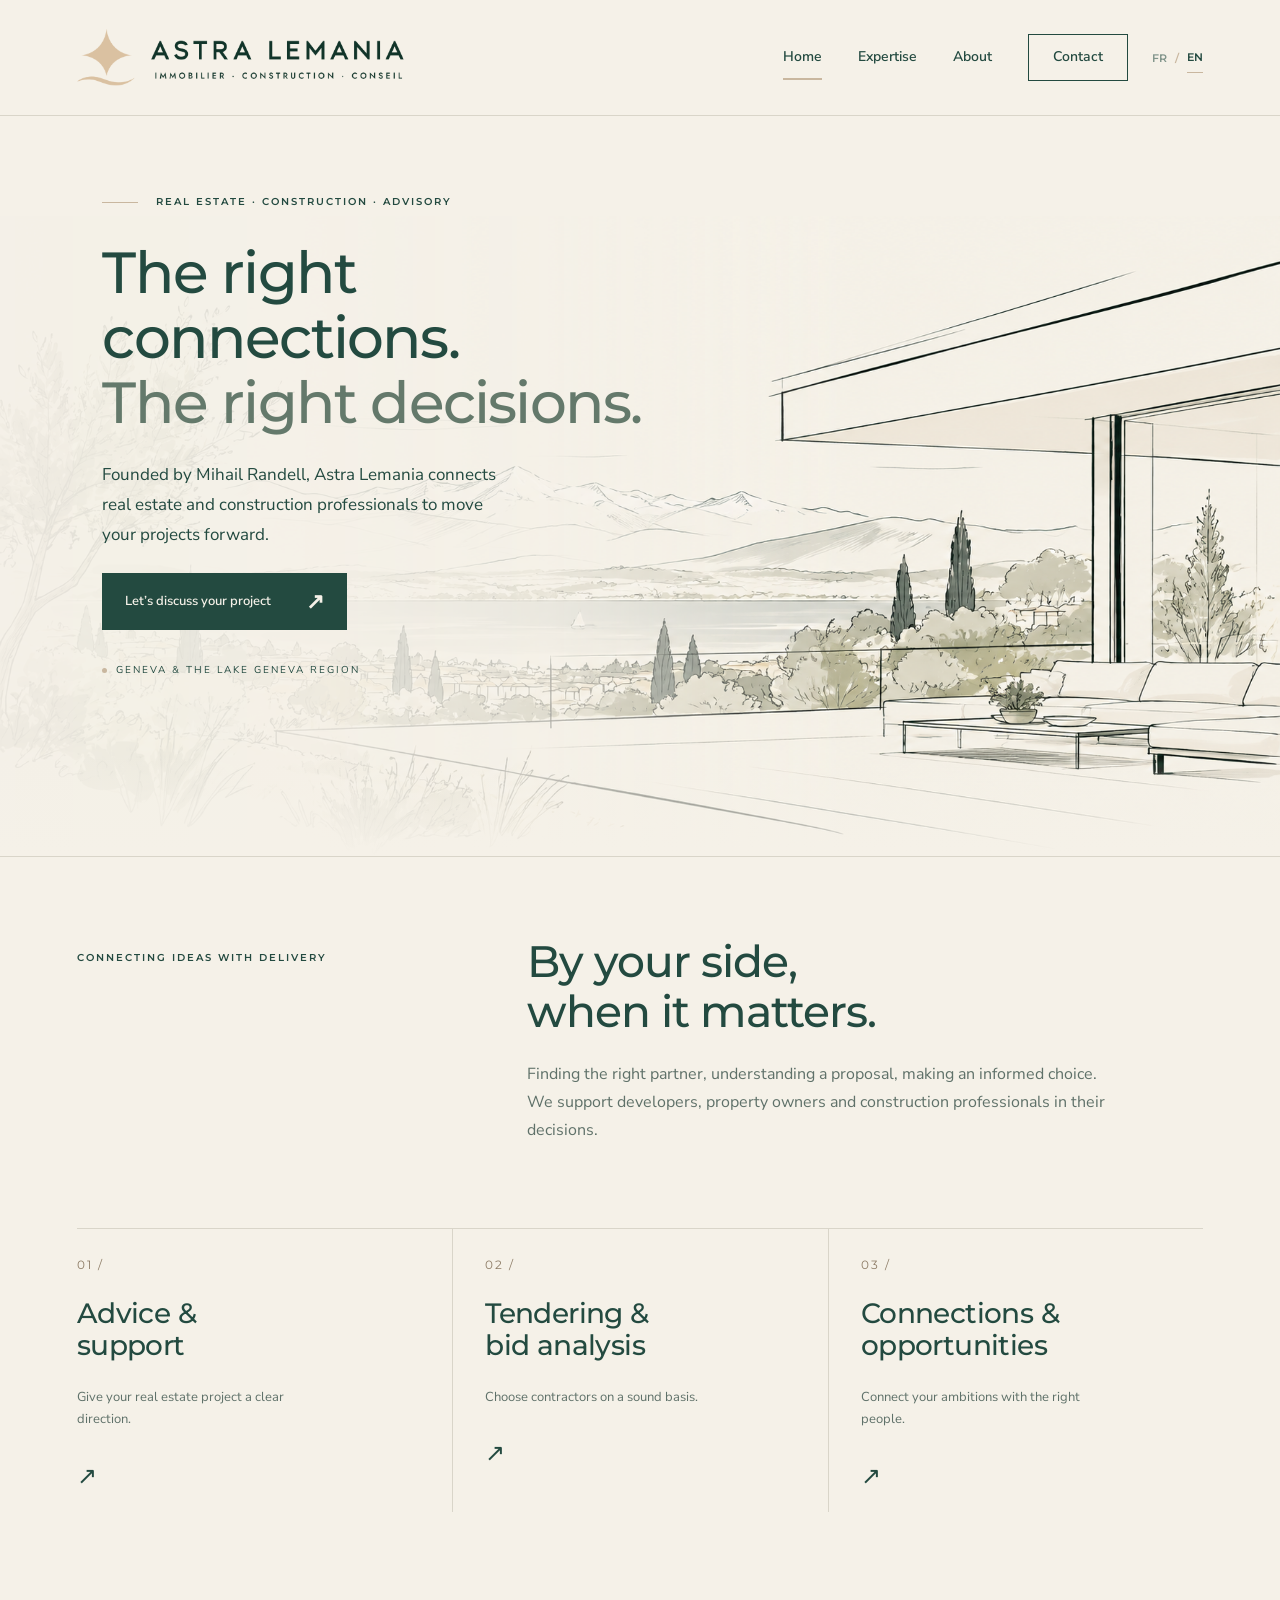
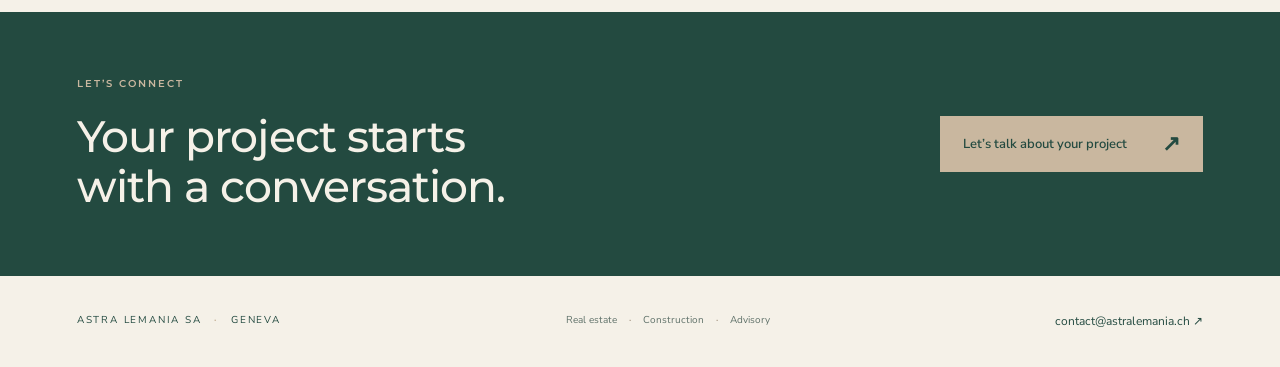
<file: en-index.html>
<!doctype html>
<!-- Полный файл: замените старый файл целиком. SEO настроено для astralemania.ch. -->
<!-- РЕДАКТИРОВАНИЕ: текст этой страницы меняется здесь; оформление — style.css.
     FR и EN — отдельные HTML: при изменениях обновляйте обе языковые версии. -->
<html lang="en">
<head><meta charset="utf-8"><meta name="viewport" content="width=device-width, initial-scale=1"><link rel="stylesheet" href="assets/fonts.css"><link rel="stylesheet" href="style.css"><script src="site.js" defer></script>

<!-- SEO : titre et description propres à cette page / Название и описание страницы -->
<title>Astra Lemania SA — Real Estate Advisory in Geneva</title>
<meta name="description" content="Astra Lemania SA supports real estate and construction professionals in Geneva with advisory services, bid analysis and business introductions.">
<!-- Canonical : URL principale de cette page, pas celle d’une autre langue -->
<link rel="canonical" href="https://astralemania.ch/en-index.html">
<!-- Versions linguistiques : mêmes liens FR/EN sur les deux pages -->
<link rel="alternate" hreflang="fr" href="https://astralemania.ch/">
<link rel="alternate" hreflang="en" href="https://astralemania.ch/en-index.html">
<link rel="alternate" hreflang="x-default" href="https://astralemania.ch/">
<!-- Données structurées : entreprise, fondateur et page. Не меняют дизайн. -->
<script type="application/ld+json">
{
  "@context": "https://schema.org",
  "@graph": [
    {
      "@type": "Organization",
      "@id": "https://astralemania.ch/#organization",
      "name": "Astra Lemania",
      "legalName": "Astra Lemania SA",
      "url": "https://astralemania.ch/",
      "logo": "https://astralemania.ch/assets/astra-lemania-official-v2.png",
      "email": "contact@astralemania.ch",
      "founder": {
        "@id": "https://astralemania.ch/#mihail-randell"
      }
    },
    {
      "@type": "Person",
      "@id": "https://astralemania.ch/#mihail-randell",
      "name": "Mihail Randell",
      "url": "https://astralemania.ch/a-propos.html",
      "jobTitle": "Founder",
      "worksFor": {
        "@id": "https://astralemania.ch/#organization"
      }
    },
    {
      "@type": "WebSite",
      "@id": "https://astralemania.ch/#website",
      "url": "https://astralemania.ch/",
      "name": "Astra Lemania",
      "publisher": {
        "@id": "https://astralemania.ch/#organization"
      },
      "inLanguage": [
        "fr",
        "en"
      ]
    },
    {
      "@type": "WebPage",
      "@id": "https://astralemania.ch/en-index.html#webpage",
      "url": "https://astralemania.ch/en-index.html",
      "name": "Astra Lemania SA — Real Estate Advisory in Geneva",
      "description": "Astra Lemania SA supports real estate and construction professionals in Geneva with advisory services, bid analysis and business introductions.",
      "inLanguage": "en",
      "isPartOf": {
        "@id": "https://astralemania.ch/#website"
      },
      "about": {
        "@id": "https://astralemania.ch/#organization"
      }
    }
  ]
}
</script>

<!-- Иконка вкладки браузера -->
<link rel="icon" href="/favicon.ico?v=1" sizes="any">
<link rel="icon" type="image/png" sizes="48x48"
      href="/favicon-48x48.png?v=1">
<link rel="icon" type="image/png" sizes="192x192"
      href="/favicon-192x192.png?v=1">

<!-- Иконка при добавлении сайта на экран iPhone / iPad -->
<link rel="apple-touch-icon" sizes="180x180"
      href="/apple-touch-icon.png?v=1">
     
</head>
<body><a class="skip" href="#contenu">Skip to content</a>
<!-- ШАПКА: логотип, основное меню и FR / EN. Повторяется во всех HTML. -->
<header><a class="brand" href="en-index.html" aria-label="Astra Lemania — Home">
<!-- ИЗОБРАЖЕНИЕ: assets/astra-lemania-official-v2.png. Логотип в шапке всех 8 страниц. src в HTML, размер .brand-logo в style.css.
     При замене сохраняйте прозрачность PNG; width/height — реальные размеры файла. -->
<img class="brand-logo" src="assets/astra-lemania-official-v2.png" alt="Astra Lemania — Immobilier · Construction · Conseil" width="2048" height="349"></a>
<nav aria-label="Main navigation"><a href="en-index.html" aria-current="page">Home</a><a href="en-expertises.html" >Expertise</a><a href="en-a-propos.html" >About</a><a href="en-contact.html" >Contact</a>
</nav>
<!-- ЯЗЫК: ссылки ведут на аналогичную страницу другого языка. -->
<div class="language-switch" aria-label="Language"><a href="index.html" lang="fr" hreflang="fr">FR</a><span aria-hidden="true">/</span><a href="en-index.html" lang="en" aria-current="true">EN</a></div>
</header>
<main id="contenu">
<!-- ПЕРВЫЙ ЭКРАН: заголовок, описание, кнопка и фоновая иллюстрация -->
<section class="hero hero-panorama"><div class="hero-copy"><span class="eyebrow line">REAL ESTATE · CONSTRUCTION · ADVISORY</span><h1>The right connections.<br><em>The right decisions.</em></h1><p>Founded by Mihail Randell, Astra Lemania connects real estate and construction professionals to move your projects forward.</p><a class="button " href="en-contact.html">Let’s discuss your project<span aria-hidden="true"><span class="link-arrow" aria-hidden="true"><span class="native-arrow">↗</span><svg class="ios-arrow" viewBox="0 0 24 24" fill="none" aria-hidden="true" focusable="false"><path d="M5 19 19 5M5 5h14v14" stroke="currentColor" stroke-width="1.5" stroke-linecap="round" stroke-linejoin="round"/></svg></span></span></a><div class="territory"><span class="dot"></span> GENEVA & THE LAKE GENEVA REGION</div></div>
<figure class="hero-art">
<!-- ИЗОБРАЖЕНИЕ: assets/terrasse-leman-original.png. Главная иллюстрация. index.html и en-index.html; .hero-art / .hero-panorama в style.css.
     При замене сохраняйте прозрачность PNG; width/height — реальные размеры файла. -->
<img src="assets/terrasse-leman-original.png" alt="Architectural line drawing of a contemporary terrace overlooking Lake Geneva and the mountains" width="1774" height="887" fetchpriority="high">
</figure>
</section>
<!-- ВСТУПЛЕНИЕ: описание подхода компании -->
<section class="intro"><span class="eyebrow">CONNECTING IDEAS WITH DELIVERY</span><div><h2>By your side,<br>when it matters.</h2><p>Finding the right partner, understanding a proposal, making an informed choice. We support developers, property owners and construction professionals in their decisions.</p></div>
</section>
<!-- ТРИ НАПРАВЛЕНИЯ: ссылки на разделы экспертизы -->
<section class="services"><a href="en-expertises.html#conseil"><span class="number">01 /</span><h3>Advice &<br>support</h3><p>Give your real estate project a clear direction.</p><span class="arrow"><span class="link-arrow" aria-hidden="true"><span class="native-arrow">↗</span><svg class="ios-arrow" viewBox="0 0 24 24" fill="none" aria-hidden="true" focusable="false"><path d="M5 19 19 5M5 5h14v14" stroke="currentColor" stroke-width="1.5" stroke-linecap="round" stroke-linejoin="round"/></svg></span></span></a><a href="en-expertises.html#construction"><span class="number">02 /</span><h3>Tendering &<br>bid analysis</h3><p>Choose contractors on a sound basis.</p><span class="arrow"><span class="link-arrow" aria-hidden="true"><span class="native-arrow">↗</span><svg class="ios-arrow" viewBox="0 0 24 24" fill="none" aria-hidden="true" focusable="false"><path d="M5 19 19 5M5 5h14v14" stroke="currentColor" stroke-width="1.5" stroke-linecap="round" stroke-linejoin="round"/></svg></span></span></a><a href="en-expertises.html#opportunites"><span class="number">03 /</span><h3>Connections &<br>opportunities</h3><p>Connect your ambitions with the right people.</p><span class="arrow"><span class="link-arrow" aria-hidden="true"><span class="native-arrow">↗</span><svg class="ios-arrow" viewBox="0 0 24 24" fill="none" aria-hidden="true" focusable="false"><path d="M5 19 19 5M5 5h14v14" stroke="currentColor" stroke-width="1.5" stroke-linecap="round" stroke-linejoin="round"/></svg></span></span></a>
</section>
<!-- ПРИЗЫВ К ДЕЙСТВИЮ: текст и контактная кнопка -->
<section class="cta"><div><span class="eyebrow">LET’S CONNECT</span><h2>Your project starts<br>with a conversation.</h2></div><a class="button light" href="en-contact.html">Let’s talk about your project<span aria-hidden="true"><span class="link-arrow" aria-hidden="true"><span class="native-arrow">↗</span><svg class="ios-arrow" viewBox="0 0 24 24" fill="none" aria-hidden="true" focusable="false"><path d="M5 19 19 5M5 5h14v14" stroke="currentColor" stroke-width="1.5" stroke-linecap="round" stroke-linejoin="round"/></svg></span></span></a>
</section>
</main>
<!-- ПОДВАЛ: название, направления и email. Обновляйте на всех страницах. -->
<footer><span>ASTRA LEMANIA SA <b>·</b> GENEVA</span><span class="footer-services"><span>Real estate</span><span aria-hidden="true">·</span><span>Construction</span><span aria-hidden="true">·</span><span>Advisory</span></span><a href="mailto:contact@astralemania.ch">contact@astralemania.ch <span class="link-arrow" aria-hidden="true"><span class="native-arrow">↗</span><svg class="ios-arrow" viewBox="0 0 24 24" fill="none" aria-hidden="true" focusable="false"><path d="M5 19 19 5M5 5h14v14" stroke="currentColor" stroke-width="1.5" stroke-linecap="round" stroke-linejoin="round"/></svg></span></a>
</footer>
</body>
</html>
</file>
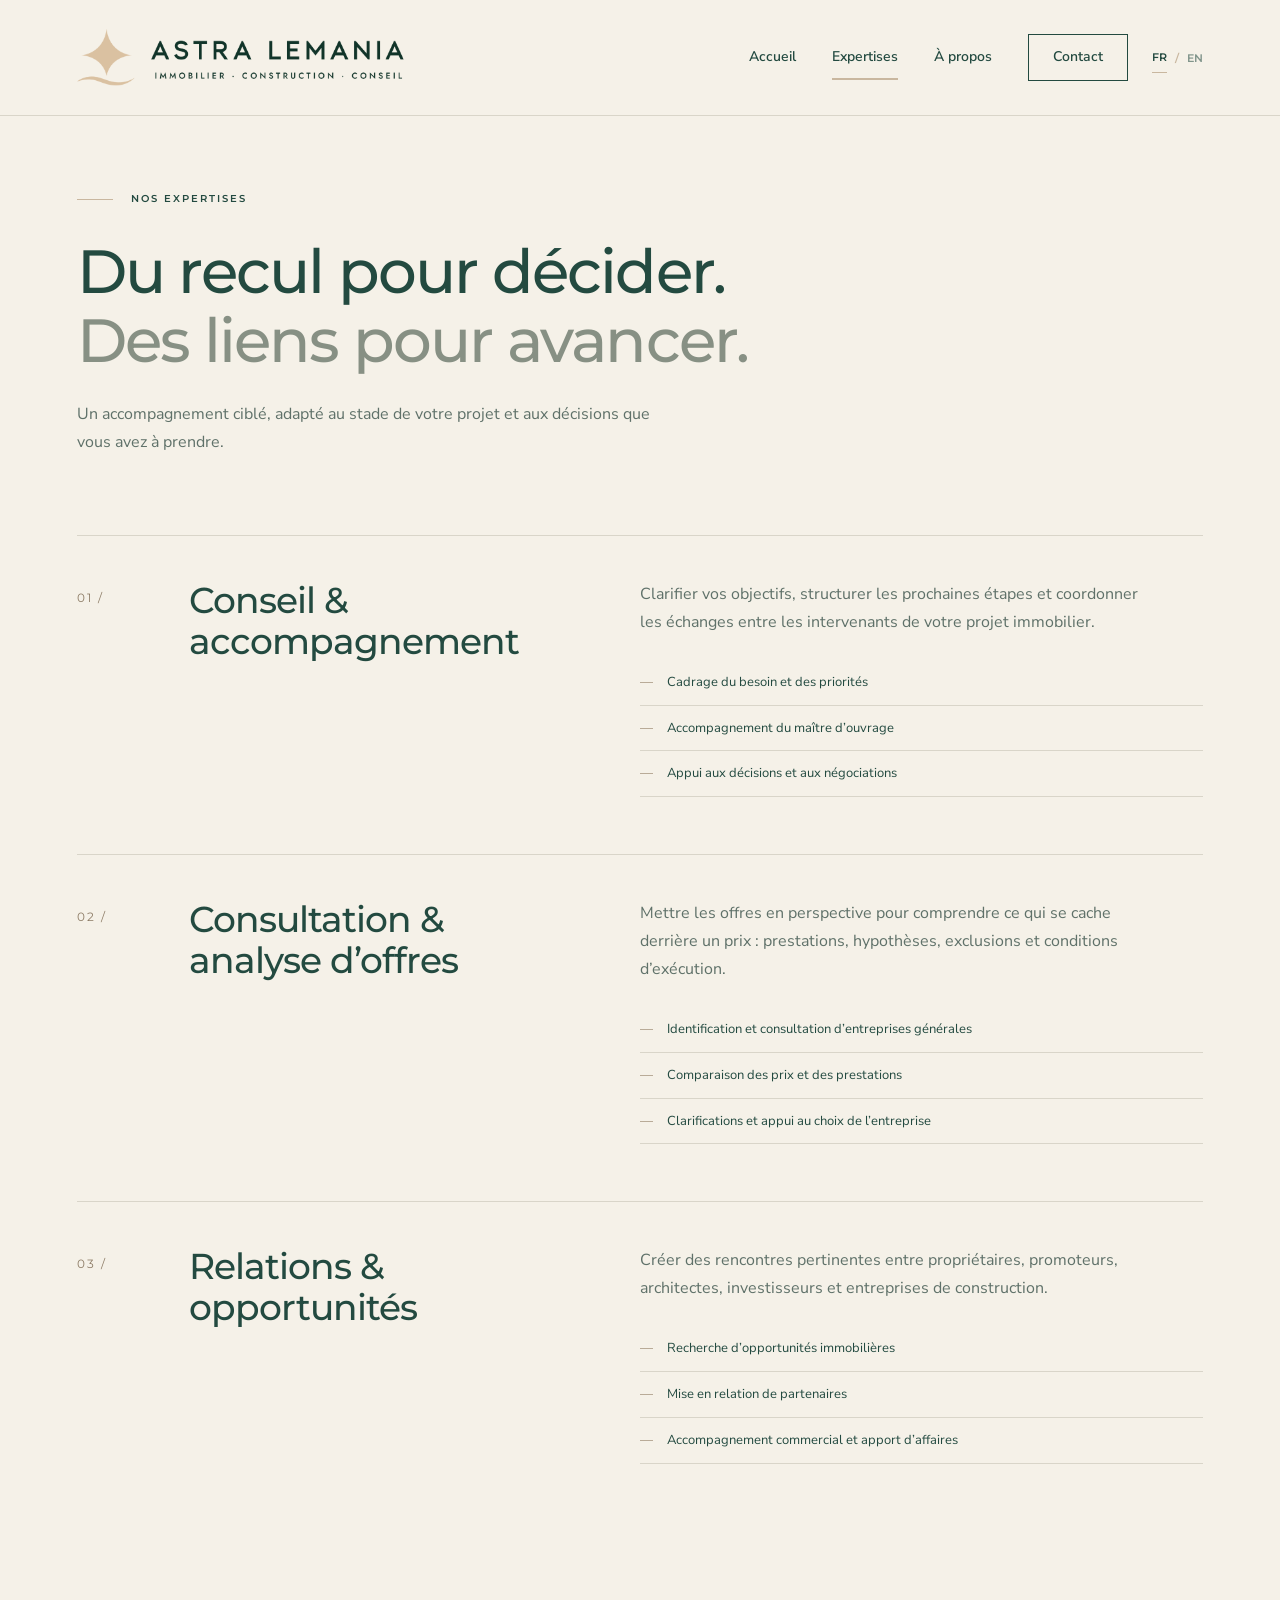
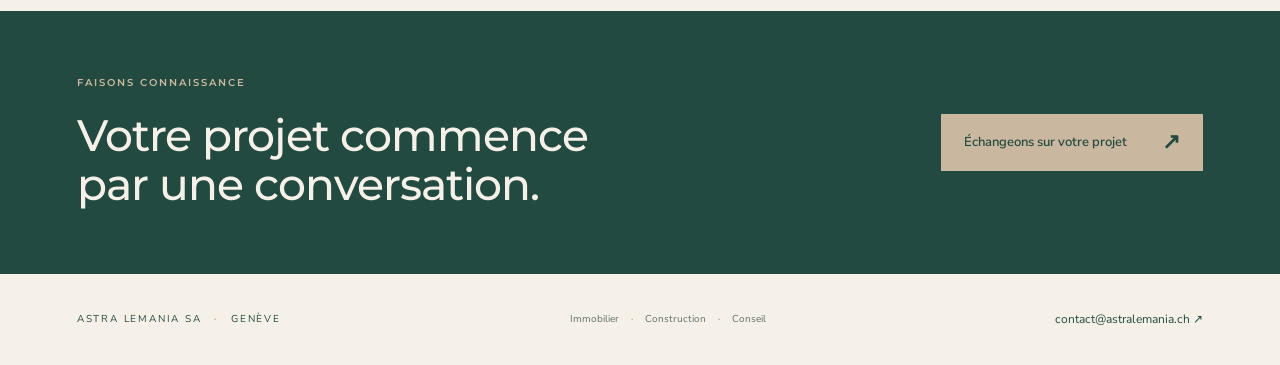
<file: expertises.html>
<!doctype html>
<!-- Полный файл: замените старый файл целиком. SEO настроено для astralemania.ch. -->
<!-- РЕДАКТИРОВАНИЕ: текст этой страницы меняется здесь; оформление — style.css.
     FR и EN — отдельные HTML: при изменениях обновляйте обе языковые версии. -->
<html lang="fr">
<head><meta charset="utf-8"><meta name="viewport" content="width=device-width, initial-scale=1"><link rel="stylesheet" href="assets/fonts.css"><link rel="stylesheet" href="style.css"><script src="site.js" defer></script>

<!-- SEO : titre et description propres à cette page / Название и описание страницы -->
<title>Conseil immobilier et analyse d’offres à Genève — Astra Lemania</title>
<meta name="description" content="Conseil immobilier, consultation d’entreprises générales et analyse comparative des offres : découvrez les expertises d’Astra Lemania à Genève.">
<!-- Canonical : URL principale de cette page, pas celle d’une autre langue -->
<link rel="canonical" href="https://astralemania.ch/expertises.html">
<!-- Versions linguistiques : mêmes liens FR/EN sur les deux pages -->
<link rel="alternate" hreflang="fr" href="https://astralemania.ch/expertises.html">
<link rel="alternate" hreflang="en" href="https://astralemania.ch/en-expertises.html">
<link rel="alternate" hreflang="x-default" href="https://astralemania.ch/expertises.html">
<!-- Données structurées : entreprise, fondateur et page. Не меняют дизайн. -->
<script type="application/ld+json">
{
  "@context": "https://schema.org",
  "@graph": [
    {
      "@type": "Organization",
      "@id": "https://astralemania.ch/#organization",
      "name": "Astra Lemania",
      "legalName": "Astra Lemania SA",
      "url": "https://astralemania.ch/",
      "logo": "https://astralemania.ch/assets/astra-lemania-official-v2.png",
      "email": "contact@astralemania.ch",
      "founder": {
        "@id": "https://astralemania.ch/#mihail-randell"
      }
    },
    {
      "@type": "Person",
      "@id": "https://astralemania.ch/#mihail-randell",
      "name": "Mihail Randell",
      "url": "https://astralemania.ch/a-propos.html",
      "jobTitle": "Fondateur",
      "worksFor": {
        "@id": "https://astralemania.ch/#organization"
      }
    },
    {
      "@type": "WebSite",
      "@id": "https://astralemania.ch/#website",
      "url": "https://astralemania.ch/",
      "name": "Astra Lemania",
      "publisher": {
        "@id": "https://astralemania.ch/#organization"
      },
      "inLanguage": [
        "fr",
        "en"
      ]
    },
    {
      "@type": "WebPage",
      "@id": "https://astralemania.ch/expertises.html#webpage",
      "url": "https://astralemania.ch/expertises.html",
      "name": "Conseil immobilier et analyse d’offres à Genève — Astra Lemania",
      "description": "Conseil immobilier, consultation d’entreprises générales et analyse comparative des offres : découvrez les expertises d’Astra Lemania à Genève.",
      "inLanguage": "fr",
      "isPartOf": {
        "@id": "https://astralemania.ch/#website"
      },
      "about": {
        "@id": "https://astralemania.ch/#organization"
      }
    }
  ]
}
</script>

<!-- Иконка вкладки браузера -->
<link rel="icon" href="/favicon.ico?v=1" sizes="any">
<link rel="icon" type="image/png" sizes="48x48"
      href="/favicon-48x48.png?v=1">
<link rel="icon" type="image/png" sizes="192x192"
      href="/favicon-192x192.png?v=1">

<!-- Иконка при добавлении сайта на экран iPhone / iPad -->
<link rel="apple-touch-icon" sizes="180x180"
      href="/apple-touch-icon.png?v=1">
     
</head>
<body><a class="skip" href="#contenu">Aller au contenu</a>
<!-- ШАПКА: логотип, основное меню и FR / EN. Повторяется во всех HTML. -->
<header><a class="brand" href="index.html" aria-label="Astra Lemania — Accueil">
<!-- ИЗОБРАЖЕНИЕ: assets/astra-lemania-official-v2.png. Логотип в шапке всех 8 страниц. src в HTML, размер .brand-logo в style.css.
     При замене сохраняйте прозрачность PNG; width/height — реальные размеры файла. -->
<img class="brand-logo" src="assets/astra-lemania-official-v2.png" alt="Astra Lemania — Immobilier · Construction · Conseil" width="2048" height="349"></a>
<nav aria-label="Navigation principale"><a href="index.html" >Accueil</a><a href="expertises.html" aria-current="page">Expertises</a><a href="a-propos.html" >À propos</a><a href="contact.html" >Contact</a>
</nav>
<!-- ЯЗЫК: ссылки ведут на аналогичную страницу другого языка. -->
<div class="language-switch" aria-label="Langue"><a href="expertises.html" lang="fr" aria-current="true">FR</a><span aria-hidden="true">/</span><a href="en-expertises.html" lang="en" hreflang="en">EN</a></div>
</header>
<main id="contenu">
<!-- ЗАГОЛОВОК СТРАНИЦЫ -->
<section class="page-heading"><span class="eyebrow line">NOS EXPERTISES</span><h1>Du recul pour décider.<br><em>Des liens pour avancer.</em></h1><p>Un accompagnement ciblé, adapté au stade de votre projet et aux décisions que vous avez à prendre.</p>
</section>
<!-- ОПИСАНИЕ УСЛУГ; id сохраняйте — на них ведут ссылки с главной -->
<section class="expert-list"><article id="conseil"><span class="number">01 /</span><h2>Conseil &<br>accompagnement</h2><div><p>Clarifier vos objectifs, structurer les prochaines étapes et coordonner les échanges entre les intervenants de votre projet immobilier.</p><ul><li>Cadrage du besoin et des priorités</li><li>Accompagnement du maître d’ouvrage</li><li>Appui aux décisions et aux négociations</li></ul></div></article><article id="construction"><span class="number">02 /</span><h2>Consultation &<br>analyse d’offres</h2><div><p>Mettre les offres en perspective pour comprendre ce qui se cache derrière un prix : prestations, hypothèses, exclusions et conditions d’exécution.</p><ul><li>Identification et consultation d’entreprises générales</li><li>Comparaison des prix et des prestations</li><li>Clarifications et appui au choix de l’entreprise</li></ul></div></article><article id="opportunites"><span class="number">03 /</span><h2>Relations &<br>opportunités</h2><div><p>Créer des rencontres pertinentes entre propriétaires, promoteurs, architectes, investisseurs et entreprises de construction.</p><ul><li>Recherche d’opportunités immobilières</li><li>Mise en relation de partenaires</li><li>Accompagnement commercial et apport d’affaires</li></ul></div></article>
</section>
<!-- ПРИЗЫВ К ДЕЙСТВИЮ: текст и контактная кнопка -->
<section class="cta"><div><span class="eyebrow">FAISONS CONNAISSANCE</span><h2>Votre projet commence<br>par une conversation.</h2></div><a class="button light" href="contact.html">Échangeons sur votre projet<span aria-hidden="true"><span class="link-arrow" aria-hidden="true"><span class="native-arrow">↗</span><svg class="ios-arrow" viewBox="0 0 24 24" fill="none" aria-hidden="true" focusable="false"><path d="M5 19 19 5M5 5h14v14" stroke="currentColor" stroke-width="1.5" stroke-linecap="round" stroke-linejoin="round"/></svg></span></span></a>
</section>
</main>
<!-- ПОДВАЛ: название, направления и email. Обновляйте на всех страницах. -->
<footer><span>ASTRA LEMANIA SA <b>·</b> GENÈVE</span><span class="footer-services"><span>Immobilier</span><span aria-hidden="true">·</span><span>Construction</span><span aria-hidden="true">·</span><span>Conseil</span></span><a href="mailto:contact@astralemania.ch">contact@astralemania.ch <span class="link-arrow" aria-hidden="true"><span class="native-arrow">↗</span><svg class="ios-arrow" viewBox="0 0 24 24" fill="none" aria-hidden="true" focusable="false"><path d="M5 19 19 5M5 5h14v14" stroke="currentColor" stroke-width="1.5" stroke-linecap="round" stroke-linejoin="round"/></svg></span></a>
</footer>
</body>
</html>
</file>
<file: assets/fonts.css>
/* Локальные шрифты. Не переименовывайте TTF без изменения соответствующего url().
   Myriad Pro не включён: используется только как системный запасной шрифт. */
@font-face {
  font-family: 'Montserrat';
  font-style: normal;
  font-weight: 400;
  font-display: swap;
  src: url(JTUHjIg1_i6t8kCHKm4532VJOt5-QNFgpCtr6Ew-.ttf) format('truetype');
}
@font-face {
  font-family: 'Montserrat';
  font-style: normal;
  font-weight: 500;
  font-display: swap;
  src: url(JTUHjIg1_i6t8kCHKm4532VJOt5-QNFgpCtZ6Ew-.ttf) format('truetype');
}
@font-face {
  font-family: 'Montserrat';
  font-style: normal;
  font-weight: 600;
  font-display: swap;
  src: url(JTUHjIg1_i6t8kCHKm4532VJOt5-QNFgpCu170w-.ttf) format('truetype');
}
@font-face {
  font-family: 'Montserrat';
  font-style: normal;
  font-weight: 700;
  font-display: swap;
  src: url(JTUHjIg1_i6t8kCHKm4532VJOt5-QNFgpCuM70w-.ttf) format('truetype');
}
@font-face {
  font-family: 'Nunito Sans';
  font-style: normal;
  font-weight: 400;
  font-stretch: normal;
  font-display: swap;
  src: url(pe1mMImSLYBIv1o4X1M8ce2xCx3yop4tQpF_MeTm0lfGWVpNn64CL7U8upHZIbMV51Q42ptCp5F5bxqqtQ1yiU4G1ilntA.ttf) format('truetype');
}
@font-face {
  font-family: 'Nunito Sans';
  font-style: normal;
  font-weight: 500;
  font-stretch: normal;
  font-display: swap;
  src: url(pe1mMImSLYBIv1o4X1M8ce2xCx3yop4tQpF_MeTm0lfGWVpNn64CL7U8upHZIbMV51Q42ptCp5F5bxqqtQ1yiU4G5ClntA.ttf) format('truetype');
}
@font-face {
  font-family: 'Nunito Sans';
  font-style: normal;
  font-weight: 600;
  font-stretch: normal;
  font-display: swap;
  src: url(pe1mMImSLYBIv1o4X1M8ce2xCx3yop4tQpF_MeTm0lfGWVpNn64CL7U8upHZIbMV51Q42ptCp5F5bxqqtQ1yiU4GCC5ntA.ttf) format('truetype');
}
@font-face {
  font-family: 'Nunito Sans';
  font-style: normal;
  font-weight: 700;
  font-stretch: normal;
  font-display: swap;
  src: url(pe1mMImSLYBIv1o4X1M8ce2xCx3yop4tQpF_MeTm0lfGWVpNn64CL7U8upHZIbMV51Q42ptCp5F5bxqqtQ1yiU4GMS5ntA.ttf) format('truetype');
}
</file>
<file: style.css>
/* ASTRA LEMANIA — ПОЛНЫЙ CSS
   Цвета: :root в начале файла. Основные шрифты: Montserrat / Nunito Sans.
   Правила сохранены в исходном порядке. Поздние правила уточняют ранние.
   ВАЖНО: для изменения итогового вида найдите ПОСЛЕДНЕЕ правило нужного
   селектора и проверьте @media (мобильные / невысокие экраны).
   Главная: .hero-panorama, .hero-art; о компании: .company-section;
   портрет: .founder-portrait; контакты: .contact, .contact-star;
   логотип: .brand-logo; языки: .language-switch; iOS: .is-ios.
   Перечень изображений с точными именами — IMAGES.md.
*/

:root {
  --green:#234a40;
  --ivory:#f5f1e8;
  --sand:#c9b79f;
  --ink:#234a40;
  --muted:#5f7169;
  --rule:#d9d5c9
}

* {
  box-sizing:border-box
}

html {
  scroll-behavior:smooth
}

body {
  margin:0;
  background:var(--ivory);
  color:var(--ink);
  font:15px/1.75 "Nunito Sans","Myriad Pro",Arial,sans-serif
}

a {
  color:inherit;
  text-decoration:none
}

a:focus-visible {
  outline:2px solid currentColor;
  outline-offset:7px
}

header {
  height:116px;
  display:flex;
  align-items:center;
  justify-content:space-between;
  padding:0 6%;
  border-bottom:1px solid var(--rule)
}

.brand {
  display:flex;
  align-items:center;
  gap:17px
}

.brand svg {
  width:40px;
  height:49px;
  color:var(--sand)
}

.brand>span {
  font:500 23px/1.4 Montserrat,sans-serif;
  letter-spacing:3px
}

.brand small {
  display:block;
  font:8px/2 "Nunito Sans","Myriad Pro",sans-serif;
  letter-spacing:1.65px
}

nav {
  display:flex;
  gap:36px;
  align-items:center
}

nav a {
  font-size:13px;
  padding:10px 0;
  position:relative
}

nav a[aria-current]:after {
  content:'';
  height:2px;
  background:var(--sand);
  position:absolute;
  bottom:0;
  left:0;
  right:0
}

nav a:last-child {
  border:1px solid var(--green);
  padding:10px 24px
}

nav a:hover {
  opacity:.65
}

.eyebrow {
  font:500 10px/1.6 "Nunito Sans","Myriad Pro",sans-serif;
  letter-spacing:2.1px;
  display:block
}

.line {
  display:flex;
  align-items:center;
  gap:18px
}

.line:before {
  content:'';
  width:36px;
  height:1px;
  background:var(--sand)
}

h1,h2,h3 {
  font-family:Montserrat,sans-serif;
  font-weight:400;
  margin:0;
  line-height:1.13
}

h1 {
  font-size:clamp(48px,5.5vw,84px);
  letter-spacing:-2px
}

h1 em {
  font-style:normal;
  color:#879084
}

h2 {
  font-size:44px;
  letter-spacing:-1px
}

h3 {
  font-size:30px;
  letter-spacing:-.3px
}

p {
  color:var(--muted);
  margin:24px 0;
  max-width:510px
}

.hero {
  display:grid;
  grid-template-columns:55% 45%;
  padding:54px 6% 58px;
  gap:0
}

.hero-copy {
  padding:24px 50px 0 0
}

.hero h1 {
  margin:28px 0 20px
}

.hero p {
  max-width:400px;
  font-size:15px
}

.button {
  display:inline-flex;
  align-items:center;
  justify-content:space-between;
  gap:35px;
  background:var(--green);
  color:var(--ivory);
  padding:17px 23px;
  font-size:12px;
  transition:background .2s
}

.button span {
  font-size:22px;
  line-height:1
}

.button:hover {
  background:#356353
}

.territory {
  font-size:9px;
  letter-spacing:2px;
  margin-top:42px;
  display:flex;
  align-items:center;
  gap:9px
}

.dot {
  width:5px;
  height:5px;
  background:var(--sand);
  border-radius:50%
}

.hero-photo {
  margin:0;
  position:relative;
  min-height:610px;
  overflow:hidden
}

.hero-photo img {
  width:100%;
  height:100%;
  object-fit:cover;
  position:absolute;
  filter:saturate(.65)
}

.hero-photo:after {
  content:'';
  position:absolute;
  inset:60% 0 0;
  background:linear-gradient(transparent,#18372cb3)
}

.hero-photo figcaption {
  position:absolute;
  z-index:1;
  bottom:26px;
  left:30px;
  right:20px;
  color:white;
  letter-spacing:2px;
  font-size:9px
}

.intro {
  padding:80px 6% 60px;
  border-top:1px solid var(--rule);
  display:grid;
  grid-template-columns:40% 60%
}

.intro>.eyebrow {
  padding-top:13px
}

.intro p {
  max-width:580px
}

.services {
  margin:0 6% 100px;
  display:grid;
  grid-template-columns:repeat(3,1fr);
  border-top:1px solid var(--rule)
}

.services>a {
  padding:28px 28px 15px 0;
  position:relative;
  transition:background .2s
}

.services>a+a {
  padding-left:32px;
  border-left:1px solid var(--rule)
}

.number {
  font:400 12px Montserrat,sans-serif;
  letter-spacing:2px;
  color:#8d7c66;
  display:block;
  margin-bottom:26px
}

.services p {
  font-size:13px;
  max-width:270px;
  padding-right:15px
}

.services .arrow {
  display:block;
  font-size:24px
}

.services a:hover {
  background:#eae8df
}

.cta {
  background:var(--green);
  color:var(--ivory);
  padding:64px 6%;
  display:flex;
  align-items:center;
  justify-content:space-between;
  gap:30px
}

.cta .eyebrow {
  color:var(--sand);
  margin-bottom:20px
}

.light {
  background:var(--sand);
  color:var(--green)
}

.light:hover {
  background:#dfcfb8
}

footer {
  display:flex;
  justify-content:space-between;
  gap:25px;
  flex-wrap:wrap;
  padding:35px 6%;
  font-size:10px
}

footer>span:first-child {
  letter-spacing:1.8px
}

footer b {
  color:var(--sand);
  padding:0 8px
}

footer>span:nth-child(2) {
  color:var(--muted)
}

.page-heading {
  padding:75px 6% 55px
}

.page-heading h1 {
  font-size:clamp(44px,4.8vw,70px);
  margin-top:30px
}

.page-heading p {
  max-width:600px
}

.expert-list {
  margin:0 6% 90px
}

.expert-list article {
  display:grid;
  grid-template-columns:10% 40% 50%;
  padding:44px 0;
  border-top:1px solid var(--rule);
  scroll-margin-top:30px
}

.expert-list h2 {
  font-size:36px
}

.expert-list .number {
  padding-top:10px
}

.expert-list p {
  margin-top:0
}

.expert-list ul {
  list-style:none;
  padding:0;
  font-size:13px
}

.expert-list li {
  border-bottom:1px solid var(--rule);
  padding:11px 0
}

.expert-list li:before {
  content:'—';
  color:#9e8c75;
  margin-right:14px
}

.about-hero {
  display:grid;
  grid-template-columns:45% 55%;
  gap:0;
  padding:70px 6%
}

.about-hero>div:last-child {
  padding:20px 0 0 65px
}

.about-hero h1 {
  font-size:62px;
  margin-top:25px
}

.brand-panel {
  background:var(--green);
  color:var(--sand);
  display:flex;
  flex-direction:column;
  justify-content:center;
  align-items:center;
  min-height:550px
}

.brand-panel svg {
  width:145px;
  height:175px;
  margin-bottom:30px
}

.brand-panel>span {
  font:400 28px Montserrat,sans-serif;
  letter-spacing:4px
}

.brand-panel small {
  font-size:8px;
  letter-spacing:2px;
  margin-top:20px
}

.founder {
  margin:0 6%;
  padding:65px 0;
  border-top:1px solid var(--rule);
  display:grid;
  grid-template-columns:45% 55%
}

.founder>div {
  padding-left:65px
}

.founder-role {
  display:block;
  color:#8c7b63;
  margin-top:10px;
  font-size:12px
}

.values {
  display:grid;
  grid-template-columns:repeat(3,1fr);
  padding:45px 6% 70px;
  gap:60px;
  background:#eae8de
}

.values .number {
  margin-bottom:14px
}

.values p {
  font-size:13px
}

.contact {
  display:grid;
  grid-template-columns:55% 45%;
  padding:85px 6% 95px;
  min-height:720px
}

.contact h1 {
  margin:32px 0
}

.contact p {
  max-width:410px
}

.contact-mark svg {
  height:95px;
  width:85px;
  color:var(--sand);
  margin-top:25px
}

.contact-info {
  padding:35px 0 20px 55px;
  border-left:1px solid var(--rule)
}

.contact-info h2 {
  margin-top:25px
}

.contact-info .role {
  margin:8px 0 35px
}

.contact-link {
  display:flex;
  justify-content:space-between;
  padding:15px 0;
  font:400 24px Montserrat,sans-serif;
  border-bottom:1px solid var(--rule)
}

.contact-link:hover {
  color:#8b765a
}

.address {
  margin:35px 0
}

.address p {
  font-size:14px;
  margin:10px 0
}

.skip {
  position:absolute;
  top:-100px;
  left:20px;
  background:var(--green);
  color:white;
  padding:10px;
  z-index:5
}

.skip:focus {
  top:10px
}

@media(min-width:1600px) {
  body {
    max-width:1600px;
    margin:auto
  }

  .hero {
    padding-top:70px
  }

  .hero-photo {
    min-height:700px
  }

}

@media(max-width:1000px) {
  header {
    padding:0 5%;
    height:105px
  }

  nav {
    gap:20px
  }

  .brand>span {
    font-size:18px;
    letter-spacing:2px
  }

  .brand small {
    font-size:7px;
    letter-spacing:1px
  }

  .hero {
    padding:40px 5%
  }

  .hero-copy {
    padding-right:25px
  }

  .hero-photo {
    min-height:590px
  }

  h1 {
    font-size:60px
  }

  .about-hero>div:last-child,.founder>div {
    padding-left:35px
  }

  .about-hero h1 {
    font-size:48px
  }

  .brand-panel>span {
    font-size:22px
  }

  .cta h2 {
    font-size:36px
  }

  .contact-info {
    padding-left:30px
  }

  .contact-link {
    font-size:21px
  }

}

@media(max-width:700px) {
  header {
    height:auto;
    min-height:130px;
    padding:20px 6%;
    display:block
  }

  .brand {
    justify-content:center
  }

  .brand svg {
    width:32px;
    height:40px
  }

  nav {
    justify-content:space-between;
    margin-top:20px;
    gap:12px
  }

  nav a {
    font-size:12px
  }

  nav a:last-child {
    padding:5px 12px
  }

  .hero {
    display:flex;
    flex-direction:column;
    padding:35px 6%
  }

  .hero-copy {
    padding:0
  }

  .eyebrow {
    font-size:9px;
    letter-spacing:1.5px
  }

  h1 {
    font-size:60px
  }

  .hero h1 {
    margin-top:25px
  }

  .territory {
    margin-top:27px
  }

  .hero-photo {
    min-height:380px;
    margin-top:35px
  }

  .intro {
    padding:45px 6% 20px;
    display:block
  }

  .intro h2 {
    margin-top:25px
  }

  h2 {
    font-size:36px
  }

  .services {
    grid-template-columns:1fr;
    margin-bottom:50px
  }

  .services>a,.services>a+a {
    padding:25px 0;
    border-left:none;
    border-bottom:1px solid var(--rule)
  }

  .services h3 br {
    display:none
  }

  .services p {
    max-width:90%;
    margin:15px 0
  }

  .number {
    margin-bottom:15px
  }

  .services .arrow {
    position:absolute;
    right:5px;
    top:35px
  }

  .cta {
    display:block;
    padding:45px 6%
  }

  .cta .button {
    margin-top:25px
  }

  .cta h2 {
    font-size:34px
  }

  footer {
    gap:12px;
    flex-direction:column;
    padding:28px 6%
  }

  .page-heading {
    padding-top:45px
  }

  .page-heading h1 {
    font-size:44px
  }

  .expert-list article {
    grid-template-columns:1fr;
    padding:30px 0
  }

  .expert-list h2 {
    font-size:32px;
    margin-bottom:24px
  }

  .expert-list {
    margin-bottom:45px
  }

  .about-hero {
    display:flex;
    flex-direction:column-reverse;
    padding:40px 6%;
    gap:30px
  }

  .about-hero>div:last-child {
    padding:0
  }

  .about-hero h1 {
    font-size:52px
  }

  .brand-panel {
    min-height:360px
  }

  .brand-panel svg {
    width:110px;
    height:130px
  }

  .founder {
    display:block;
    padding:35px 0
  }

  .founder>div {
    padding:25px 0 0
  }

  .values {
    grid-template-columns:1fr;
    gap:20px;
    padding-top:35px
  }

  .values p {
    margin:15px 0
  }

  .contact {
    display:block;
    padding:40px 6%
  }

  .contact-info {
    border-left:0;
    border-top:1px solid var(--rule);
    padding:35px 0 0;
    margin-top:35px
  }

  .contact-mark {
    display:none
  }

  .contact h1 {
    font-size:60px
  }

  .contact-link {
    font-size:24px
  }

}

@media(prefers-reduced-motion:reduce) {
  html {
    scroll-behavior:auto
  }

  * {
    transition:none!important
  }

}

/* Contact details and navigation interaction */
.address p  {
  font-size: clamp(20px, 1.6vw, 24px);
  line-height: 1.6;
  max-width: none;
}

.contact-link  {
  font-size: clamp(18px, 1.8vw, 24px);
  gap: 12px;
  overflow-wrap: anywhere;
}

.contact-link span  {
  flex-shrink: 0;
}

nav a:last-child  {
  transition: background-color 240ms ease, color 240ms ease, border-color 240ms ease;
}

nav a:last-child:hover, nav a:last-child:focus-visible  {
  background-color: var(--green);
  border-color: var(--green);
  color: var(--sand);
  opacity: 1;
}

/* Gentle text entrance on each page load; no JavaScript required. */
@keyframes text-rise  {
  from  {
    opacity: 0;
    transform: translateY(20px);
  }

  to  {
    opacity: 1;
    transform: translateY(0);
  }

}

@media (prefers-reduced-motion: no-preference)  {
  main :is(h1, h2, h3, p, .eyebrow, .number, .button, .contact-link,     .founder-role, .territory, li),   main .brand-panel > :is(span, small)  {
    animation: text-rise 650ms cubic-bezier(.22, 1, .36, 1) both;
  }

  main :is(h1, h2, h3)  {
    animation-delay: 80ms;
  }

  main :is(p, .contact-link, .founder-role, li)  {
    animation-delay: 160ms;
  }

  main :is(.button, .territory)  {
    animation-delay: 240ms;
  }

}

/* About: founder first, company story second. */
.founder.founder-first  {
  margin: 0;
  padding: 70px 6%;
  border-top: 0;
  align-items: center;
  grid-template-columns: 45% 55%;
}

.founder-first > .founder-copy  {
  padding: 0 0 0 65px;
}

.founder-first h1  {
  font-size: clamp(42px, 4.5vw, 68px);
  margin-top: 26px;
}

.founder-first .founder-role  {
  font-size: 15px;
}

.founder-portrait  {
  margin: 0;
  min-height: 520px;
  background: #e8e4d9;
  border: 1px solid var(--rule);
  border-radius: 46% 46% 6px 6px;
  display: flex;
  flex-direction: column;
  justify-content: center;
  align-items: center;
  color: #64786c;
  overflow: hidden;
}

.portrait-initials  {
  font: 400 88px/1.2 Montserrat, sans-serif;
  letter-spacing: 8px;
}

.founder-portrait figcaption  {
  margin-top: 20px;
  font-size: 11px;
  letter-spacing: 2px;
}

.founder-portrait img  {
  display: block;
  width: 100%;
  height: 100%;
  object-fit: cover;
}

.about-hero.company-section  {
  grid-template-columns: 55% 45%;
  border-top: 1px solid var(--rule);
  align-items: center;
}

.company-section > .company-copy  {
  padding: 0 65px 0 0;
}

.company-section > .brand-panel:last-child  {
  padding: 40px 20px;
  min-height: 480px;
}

.company-copy h2  {
  margin-top: 25px;
  font-size: clamp(38px, 4vw, 58px);
}

.company-copy h2 em  {
  font-style: normal;
  color: #879084;
}

@media(max-width: 1000px)  {
  .founder-first > .founder-copy  {
    padding-left: 35px;
  }

  .company-section > .company-copy  {
    padding-right: 35px;
  }

  .founder-portrait  {
    min-height: 460px;
  }

}

@media(max-width: 700px)  {
  .founder.founder-first  {
    display: flex;
    flex-direction: column;
    gap: 35px;
    padding: 40px 6%;
  }

  .founder-portrait  {
    width: 100%;
    max-width: 380px;
    min-height: 400px;
  }

  .founder-first > .founder-copy  {
    padding: 0;
    width: 100%;
  }

  .about-hero.company-section  {
    display: flex;
    flex-direction: column;
    gap: 35px;
  }

  .company-section > .company-copy  {
    padding: 0;
  }

  .company-section > .brand-panel:last-child  {
    width: 100%;
    min-height: 340px;
  }

}

/* Portrait and architectural illustration, matched to the brand palette. */
.founder-portrait  {
  display: block;
  width: 100%;
  max-width: 460px;
  min-height: 0;
  justify-self: center;
  background: #e6dfd3;
  border: 0;
}

.founder-portrait img  {
  display: block;
  width: 100%;
  height: auto;
  object-fit: contain;
}

.about-hero.company-section  {
  grid-template-columns: 48% 52%;
}

.company-sketch  {
  margin: 0;
  width: 100%;
  align-self: center;
}

.company-sketch img  {
  display: block;
  width: 100%;
  height: auto;
  mix-blend-mode: multiply;
  mask-image: radial-gradient(ellipse 72% 76% at center, black 65%, transparent 100%);
  -webkit-mask-image: radial-gradient(ellipse 72% 76% at center, black 65%, transparent 100%);
}

@media(max-width: 700px)  {
  .founder-portrait  {
    max-width: 380px;
    min-height: 0;
  }

  .company-sketch  {
    width: 100%;
  }

}

/* Contact refinements and footer rhythm. */
.contact-info .role  {
  margin: 8px 0 6px;
}

footer  {
  align-items: center;
}

footer .footer-services  {
  display: inline-flex;
  flex-wrap: wrap;
  align-items: center;
  column-gap: 12px;
  row-gap: 3px;
}

footer .footer-services > [aria-hidden]  {
  color: #8d7c66;
}

footer > a  {
  font-size: 12px;
}

.contact  {
  position: relative;
  isolation: isolate;
  overflow: hidden;
}

.contact-star  {
  position: absolute;
  z-index: -1;
  bottom: -260px;
  left: 0;
  width: min(64vw, 860px);
  color: var(--sand);
  opacity: 0.32;
  -webkit-mask-image: linear-gradient(to bottom, transparent, black 40%, black 48%, transparent calc(100% - 260px));
  mask-image: linear-gradient(to bottom, transparent, black 40%, black 48%, transparent calc(100% - 260px));
  pointer-events: none;
}

.contact-star svg  {
  display: block;
  width: 100%;
  height: auto;
}

@media(max-width: 700px)  {
  footer  {
    align-items: flex-start;
  }

  footer .footer-services  {
    column-gap: 10px;
  }

  .contact-star  {
    width: 530px;
    left: auto;
    right: -110px;
    bottom: -170px;
    opacity: 0.2;
    -webkit-mask-image: linear-gradient(to bottom, transparent, black 38%, black 46%, transparent calc(100% - 170px));
    mask-image: linear-gradient(to bottom, transparent, black 38%, black 46%, transparent calc(100% - 170px));
  }

}

/* About: seamless architectural background, followed by founder portrait. */
.about-hero.company-section  {
  position: relative;
  isolation: isolate;
  display: block;
  overflow: hidden;
  border-top: 0;
  min-height: 610px;
  padding: 80px 6%;
  background: var(--ivory);
}

.company-section::before  {
  content: "";
  position: absolute;
  z-index: -1;
  inset: 0 -3% 0 auto;
  width: 67%;
  background: url("assets/villa-sketch-transparent.png") center right / contain no-repeat;
  opacity: 0.72;
  pointer-events: none;
  -webkit-mask-image: linear-gradient(to right, transparent 0%, transparent 8%, black 35%, black 94%, transparent 100%);
  mask-image: linear-gradient(to right, transparent 0%, transparent 8%, black 35%, black 94%, transparent 100%);
}

.company-section > .company-copy, .about-hero.company-section > .company-copy:last-child  {
  width: 44%;
  padding: 0;
}

.company-copy h1  {
  font-size: clamp(38px, 4vw, 58px);
  margin-top: 25px;
}

.founder.founder-profile  {
  margin: 0 6%;
  padding: 65px 0;
  border-top: 1px solid var(--rule);
  grid-template-columns: 45% 55%;
  align-items: center;
}

.founder-profile > .founder-copy  {
  padding: 0 0 0 65px;
}

.founder-profile h2  {
  font-size: clamp(38px, 4.5vw, 60px);
  margin-top: 26px;
}

.founder-profile .founder-role  {
  font-size: 15px;
}

.founder-portrait  {
  border-radius: 36px 36px 6px 6px;
}

@media(max-width:1000px)  {
  .founder-profile > .founder-copy  {
    padding-left: 35px;
  }

  .company-section > .company-copy,   .about-hero.company-section > .company-copy:last-child  {
    width: 48%;
  }

}

@media(max-width:700px)  {
  .about-hero.company-section  {
    min-height: 0;
    padding: 45px 6% 290px;
  }

  .company-section > .company-copy,   .about-hero.company-section > .company-copy:last-child  {
    width: 100%;
  }

  .company-section::before  {
    inset: auto 0 0;
    width: 100%;
    height: 290px;
    background-position: bottom center;
    background-size: contain;
    opacity: 0.68;
    -webkit-mask-image: linear-gradient(to bottom, transparent, black 22%, black 94%, transparent);
    mask-image: linear-gradient(to bottom, transparent, black 22%, black 94%, transparent);
  }

  .founder.founder-profile  {
    display: flex;
    flex-direction: column;
    gap: 32px;
    padding: 40px 0;
  }

  .founder-profile > .founder-copy  {
    padding: 0;
    width: 100%;
  }

  .founder-portrait  {
    border-radius: 24px 24px 6px 6px;
  }

}

/* Balanced intro inset and freestanding portrait. */
.company-section > .company-copy, .about-hero.company-section > .company-copy:last-child  {
  margin-left: clamp(24px, 4vw, 65px);
  width: min(44%, 510px);
}

.founder-profile .founder-portrait  {
  background: transparent;
  border: 0;
  border-radius: 0;
  box-shadow: none;
  overflow: visible;
}

.founder-profile .founder-portrait img  {
  border-radius: 0;
  -webkit-mask-image: linear-gradient(to bottom, black 0%, black 94%, transparent 100%);
  mask-image: linear-gradient(to bottom, black 0%, black 94%, transparent 100%);
}

@media(max-width: 700px)  {
  .company-section > .company-copy,   .about-hero.company-section > .company-copy:last-child  {
    margin-left: 0;
    width: 100%;
  }

}

/* Typography inspired by the Astra Lemania business card. */
body  {
  font-family: "Nunito Sans", "Myriad Pro", Arial, sans-serif;
  font-size: 16px;
  line-height: 1.75;
}

h1, h2, h3  {
  font-family: Montserrat, sans-serif;
  font-weight: 500;
}

h1  {
  letter-spacing: -1.8px;
}

h2  {
  letter-spacing: -1px;
}

h3  {
  font-size: 28px;
  letter-spacing: -0.6px;
}

.brand > span  {
  font-family: Montserrat, sans-serif;
  font-weight: 600;
  font-size: 20px;
  letter-spacing: 3px;
}

.brand small  {
  font-family: Montserrat, sans-serif;
  font-weight: 600;
  font-size: 7.5px;
  letter-spacing: 1.5px;
}

nav a  {
  font-family: "Nunito Sans", sans-serif;
  font-weight: 600;
  font-size: 14px;
}

.eyebrow  {
  font-family: Montserrat, sans-serif;
  font-weight: 600;
  font-size: 10px;
  letter-spacing: 2px;
}

.button  {
  font-family: "Nunito Sans", sans-serif;
  font-weight: 600;
  font-size: 13px;
}

.contact-link  {
  font-family: "Nunito Sans", "Myriad Pro", sans-serif;
  font-weight: 500;
}

.founder-profile h2, .contact-info h2  {
  font-weight: 600;
}

/* Full-width panoramic entrance, with an unobstructed text area. */
.hero.hero-panorama  {
  display: block;
  position: relative;
  isolation: isolate;
  overflow: hidden;
  width: 100vw;
  margin-left: calc(50% - 50vw);
  min-height: 740px;
  padding: 78px max(8%, calc((100vw - 1360px) / 2)) 115px;
  background: var(--ivory);
}

.hero-panorama .hero-copy  {
  position: relative;
  z-index: 2;
  width: 55%;
  max-width: 640px;
  padding: 0;
}

.hero-panorama h1  {
  font-size: clamp(44px, 4.5vw, 68px);
  line-height: 1.13;
  margin: 30px 0 25px;
}

.hero-panorama h1 em  {
  color: #64796b;
}

.hero-panorama p  {
  max-width: 410px;
  font-size: 17px;
  color: var(--green);
}

.hero-panorama .territory  {
  margin-top: 32px;
  font-size: 10px;
}

.hero-art  {
  position: absolute;
  z-index: 0;
  inset: 0;
  margin: 0;
  pointer-events: none;
}

.hero-art img  {
  display: block;
  position: absolute;
  bottom: 0;
  width: 100%;
  height: auto;
  object-fit: contain;
  object-position: center bottom;
  opacity: 1;
  mix-blend-mode: multiply;
  -webkit-mask-image: linear-gradient(to right, rgba(0,0,0,.06) 0%, rgba(0,0,0,.1) 25%, rgba(0,0,0,.3) 43%, black 66%);
  mask-image: linear-gradient(to right, rgba(0,0,0,.06) 0%, rgba(0,0,0,.1) 25%, rgba(0,0,0,.3) 43%, black 66%);
}

.hero-panorama::after  {
  content: "";
  position: absolute;
  z-index: 1;
  inset: auto 0 0;
  height: 100px;
  background: linear-gradient(transparent, var(--ivory));
  pointer-events: none;
}

@media(min-width:1800px)  {
  .hero.hero-panorama  {
    min-height: 800px;
  }

}

@media(max-width:1000px)  {
  .brand > span  {
    font-size: 17px;
    letter-spacing: 2px;
  }

  .brand small  {
    font-size: 6.5px;
    letter-spacing: 1px;
  }

  .hero.hero-panorama  {
    padding: 65px 6% 100px;
    min-height: 690px;
  }

  .hero-panorama .hero-copy  {
    width: 65%;
  }

  .hero-panorama h1  {
    font-size: 52px;
  }

  .hero-panorama .eyebrow  {
    font-size: 9px;
    letter-spacing: 1.4px;
  }

}

@media(max-width:700px)  {
  .brand > span  {
    font-size: 17px;
  }

  nav a  {
    font-size: 12px;
  }

  .hero.hero-panorama  {
    min-height: 0;
    padding: 40px 6% 310px;
  }

  .hero-panorama .hero-copy  {
    width: 100%;
    max-width: none;
  }

  .hero-panorama h1  {
    font-size: clamp(36px, 8.9vw, 52px);
    letter-spacing: -1.4px;
  }

  .hero-panorama p  {
    font-size: 16px;
  }

  .hero-panorama .eyebrow  {
    font-size: 8px;
    letter-spacing: 1px;
  }

  .hero-panorama .line  {
    gap: 10px;
  }

  .hero-panorama .line::before  {
    width: 22px;
    flex-shrink: 0;
  }

  .hero-art  {
    inset: auto 0 0;
    height: 295px;
  }

  .hero-art img  {
    height: 100%;
    object-fit: cover;
    object-position: 65% bottom;
    opacity: 1;
    -webkit-mask-image: linear-gradient(to bottom, transparent, black 28%, black 85%, transparent);
    mask-image: linear-gradient(to bottom, transparent, black 28%, black 85%, transparent);
  }

  .hero-panorama::after  {
    height: 45px;
  }

  .eyebrow  {
    font-size: 9px;
  }

}

/* Language navigation and platform-specific arrows. */
header  {
  gap: 24px;
}

header nav  {
  margin-left: auto;
}

.language-switch  {
  display:flex;
  align-items:center;
  gap:8px;
  font:600 11px Montserrat,sans-serif;
  flex-shrink:0;
}

.language-switch > span  {
  color:var(--sand);
}

.language-switch a  {
  padding:8px 0;
  opacity:.55;
}

.language-switch a[aria-current]  {
  opacity:1;
  border-bottom:1px solid var(--sand);
}

.ios-arrow  {
  display:none;
}

.is-ios .native-arrow  {
  display:none;
}

.is-ios .ios-arrow  {
  display:inline-block;
  width:1em;
  height:1em;
  vertical-align:-.1em;
}

.is-ios .link-arrow  {
  display:inline-block;
  line-height:1;
}

/* Keep the large star inside the left-hand composition, higher and farther right. */
.contact-star  {
  left:8%;
  bottom:-150px;
  width:clamp(700px,64vw,860px);
  -webkit-mask-image:linear-gradient(to bottom,transparent,black 40%,black 55%,transparent calc(100% - 150px));
  mask-image:linear-gradient(to bottom,transparent,black 40%,black 55%,transparent calc(100% - 150px));
}

/* Compact first-screen actions for shorter laptop viewports. */
@media(min-width:701px) and (max-height:850px)  {
  header  {
    height:88px;
  }

  .hero.hero-panorama  {
    min-height:560px;
    padding-top:36px;
    padding-bottom:40px;
  }

  .hero-panorama h1  {
    font-size:clamp(38px,4vw,58px);
    margin:20px 0 18px;
  }

  .hero-panorama p  {
    margin:16px 0 20px;
  }

  .hero-panorama .territory  {
    margin-top:22px;
  }

  .contact  {
    min-height:560px;
    padding-top:35px;
    padding-bottom:35px;
  }

  .contact h1  {
    font-size:clamp(42px,4.6vw,66px);
    margin:22px 0;
  }

  .contact-info  {
    padding-top:12px;
  }

  .contact-info h2  {
    margin-top:16px;
  }

  .contact-info .address  {
    margin:20px 0;
  }

  .contact-info .address p  {
    font-size:20px;
    line-height:1.5;
  }

  .founder.founder-profile  {
    padding-top:35px;
    padding-bottom:35px;
    align-items:start;
  }

  .founder-profile .founder-portrait  {
    max-width:340px;
  }

  .founder-copy p  {
    margin:16px 0;
  }

  .founder-profile h2  {
    font-size:44px;
  }

  .button  {
    padding:13px 21px;
  }

}

@media(max-width:1050px)  {
  header  {
    gap:16px;
  }

  header nav  {
    gap:18px;
  }

  .brand small  {
    font-size:6px;
    letter-spacing:.7px;
  }

}

@media(max-width:700px)  {
  header  {
    display:grid;
    grid-template-columns:1fr auto;
    gap:12px;
    min-height:120px;
    padding-top:16px;
    padding-bottom:14px;
  }

  header .brand  {
    justify-content:flex-start;
    gap:10px;
  }

  header nav  {
    grid-column:1 / -1;
    grid-row:2;
    width:100%;
    margin:0;
  }

  .language-switch  {
    grid-column:2;
    grid-row:1;
    gap:6px;
    font-size:10px;
  }

  .brand > span  {
    font-size:15px;
    letter-spacing:1.8px;
  }

  .brand small  {
    font-size:5.4px;
    letter-spacing:.5px;
  }

  .hero.hero-panorama  {
    padding:38px 6% 48px;
    min-height:540px;
  }

  .hero-panorama .hero-art  {
    inset:0;
    height:100%;
  }

  .hero-panorama .hero-art img  {
    height:100%;
    object-fit:cover;
    object-position:62% bottom;
    opacity:.19;
    -webkit-mask-image:linear-gradient(to bottom,transparent,black 25%,black 85%,transparent);
    mask-image:linear-gradient(to bottom,transparent,black 25%,black 85%,transparent);
  }

  .hero-panorama h1 em  {
    color:var(--green);
  }

  .hero-panorama p  {
    color:var(--green);
  }

  .contact-star  {
    width:530px;
    left:auto;
    right:-40px;
    bottom:-80px;
    opacity:.2;
    -webkit-mask-image:linear-gradient(to bottom,transparent,black 38%,black 60%,transparent calc(100% - 80px));
    mask-image:linear-gradient(to bottom,transparent,black 38%,black 60%,transparent calc(100% - 80px));
  }

}

/* Official supplied artwork, displayed from lossless original PNG files. */
header .brand  {
  flex-shrink:0;
}

header .brand-logo  {
  display:block;
  width:330px;
  height:auto;
  max-width:100%;
}

.contact-star  {
  mix-blend-mode:multiply;
}

.contact-star img  {
  display:block;
  width:100%;
  height:auto;
}

@media(max-width:1050px)  {
  header .brand-logo  {
    width:270px;
  }

}

@media(max-width:700px)  {
  header .brand  {
    min-width:0;
  }

  header .brand-logo  {
    width:250px;
  }

}

@media(max-width:380px)  {
  header .brand-logo  {
    width:220px;
  }

}
</file>
